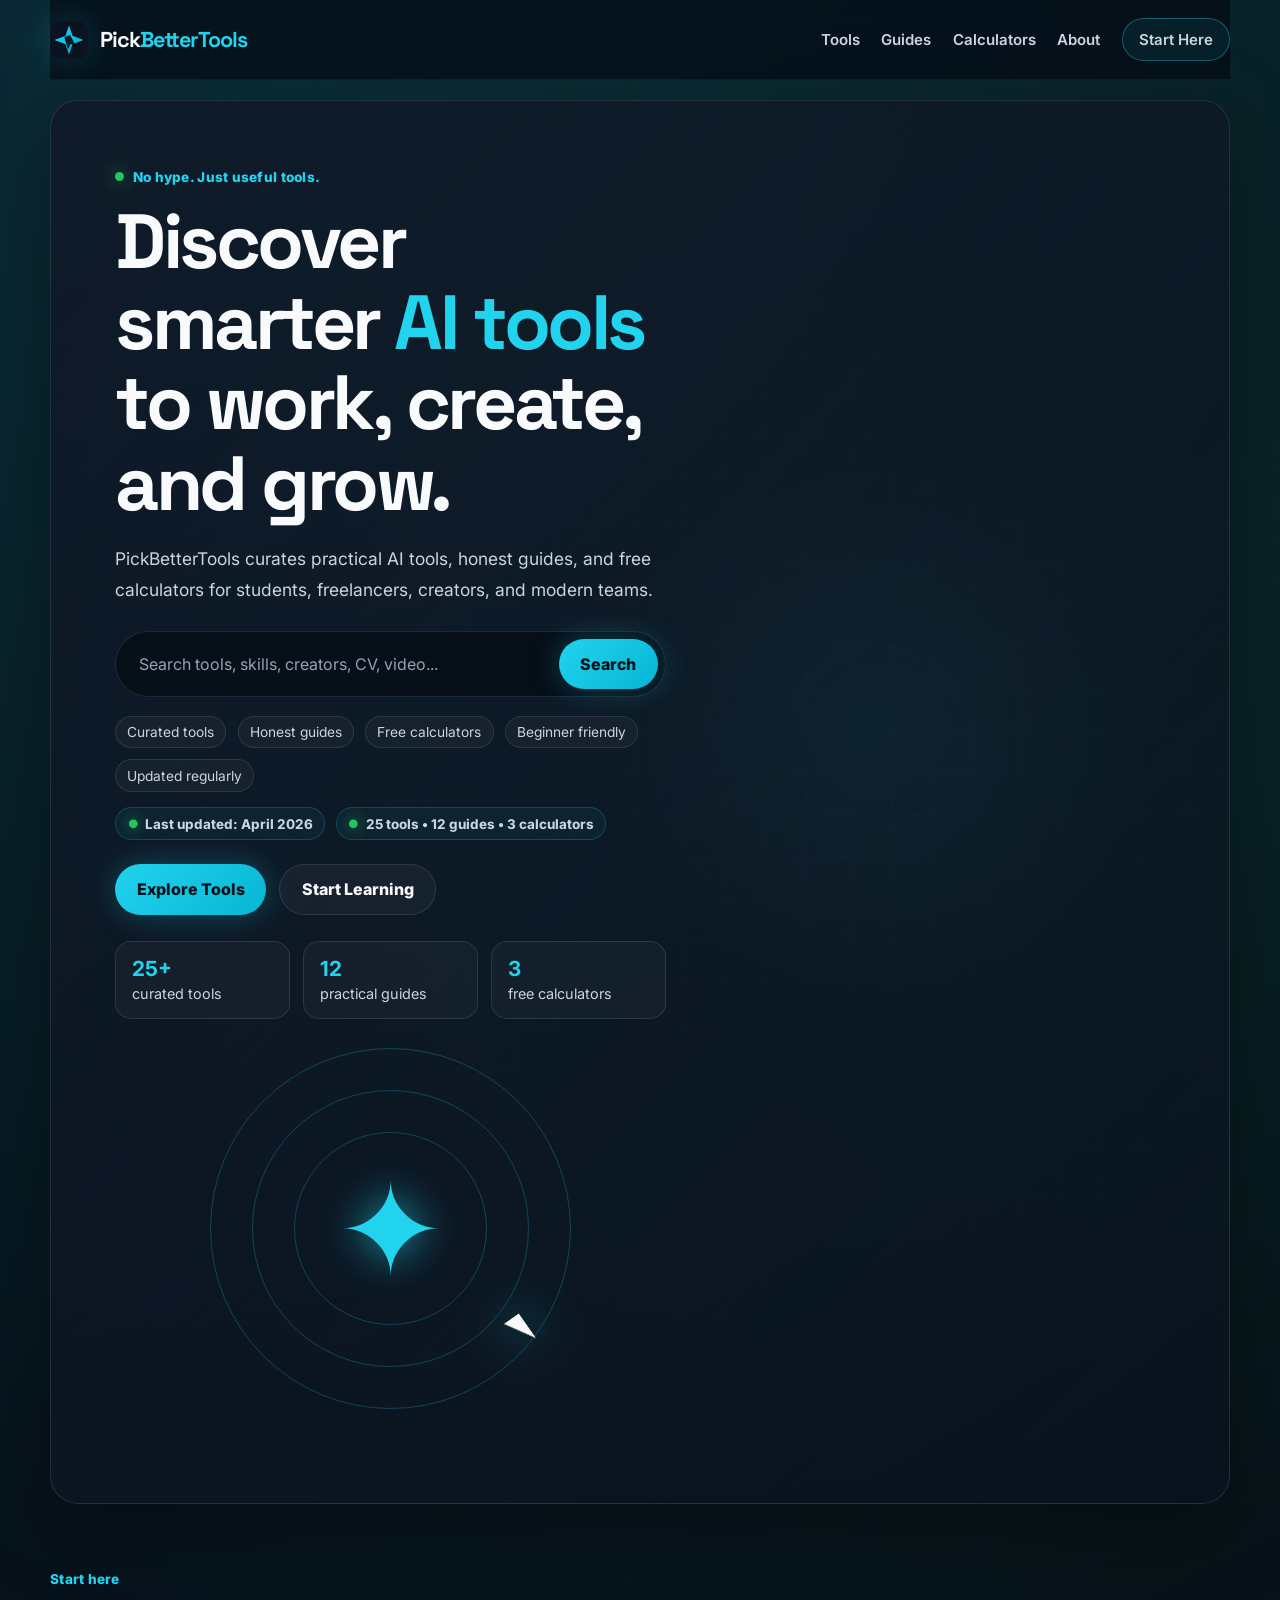
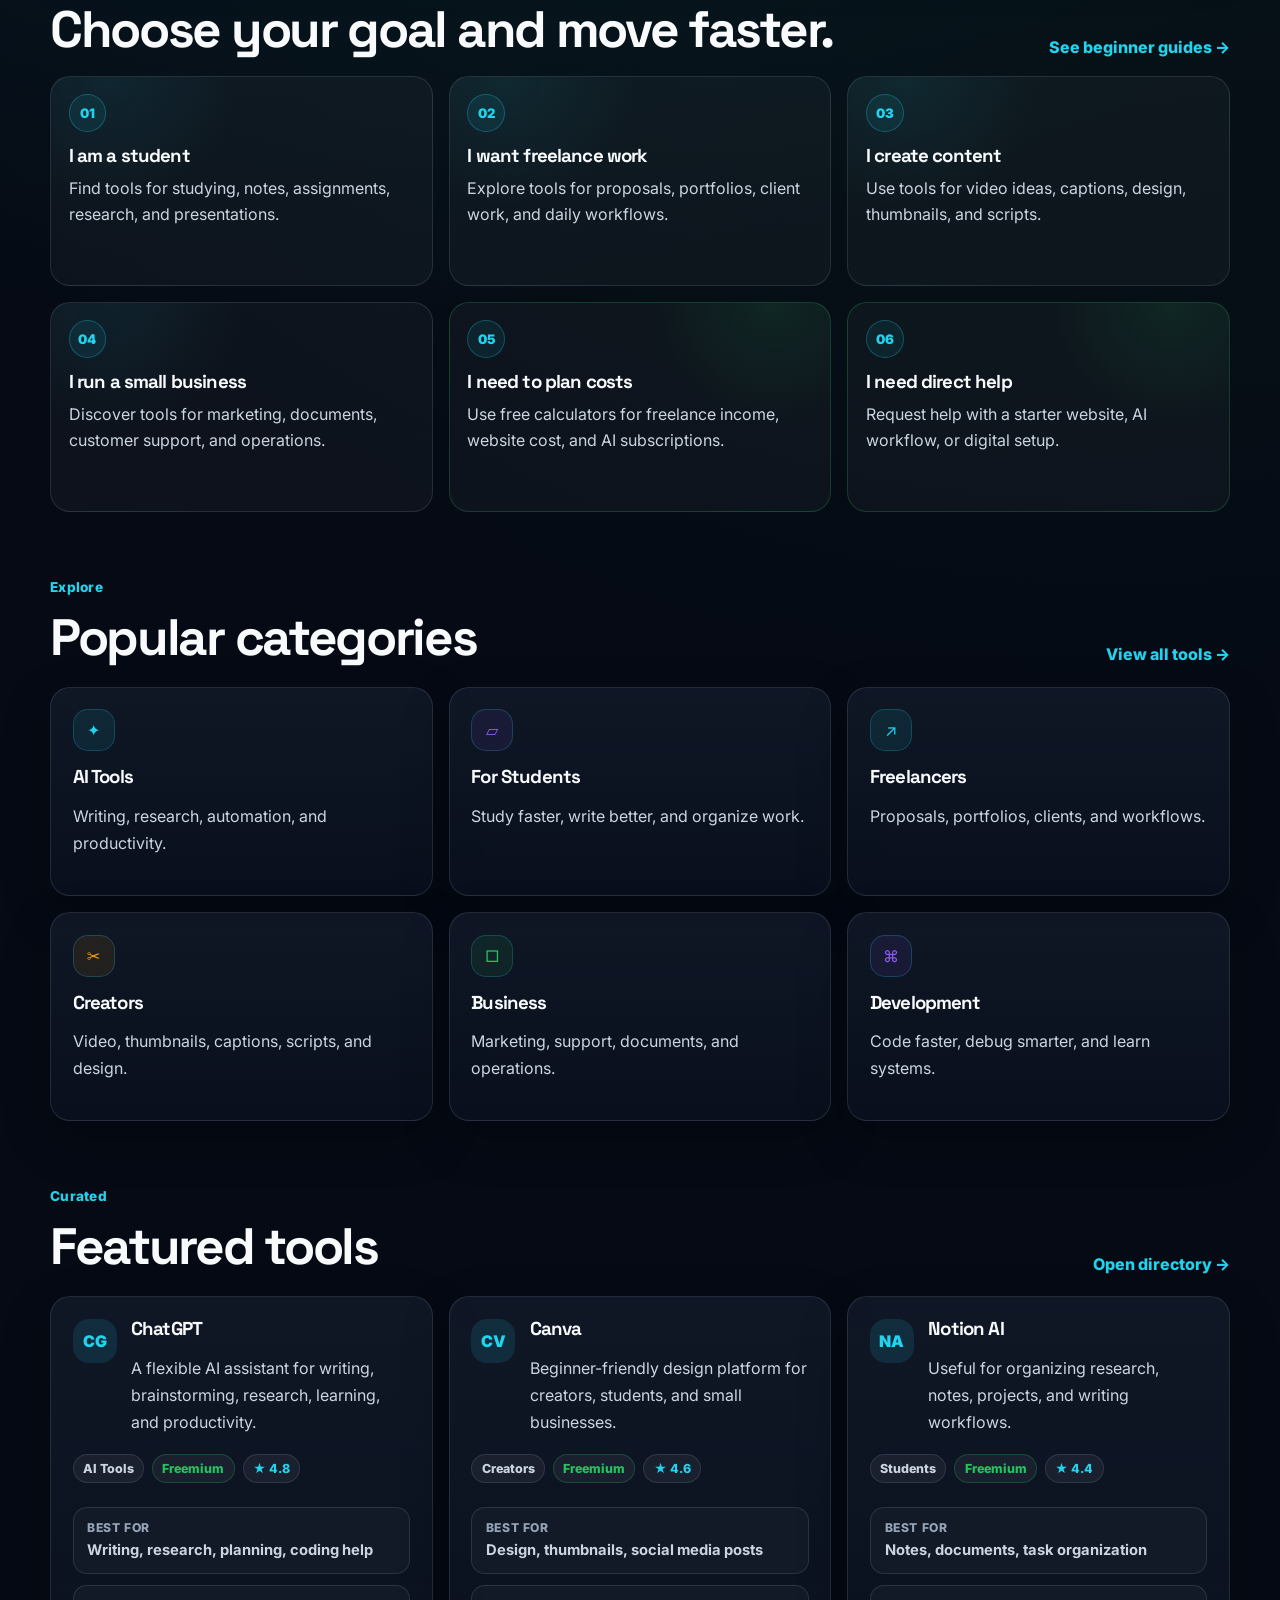
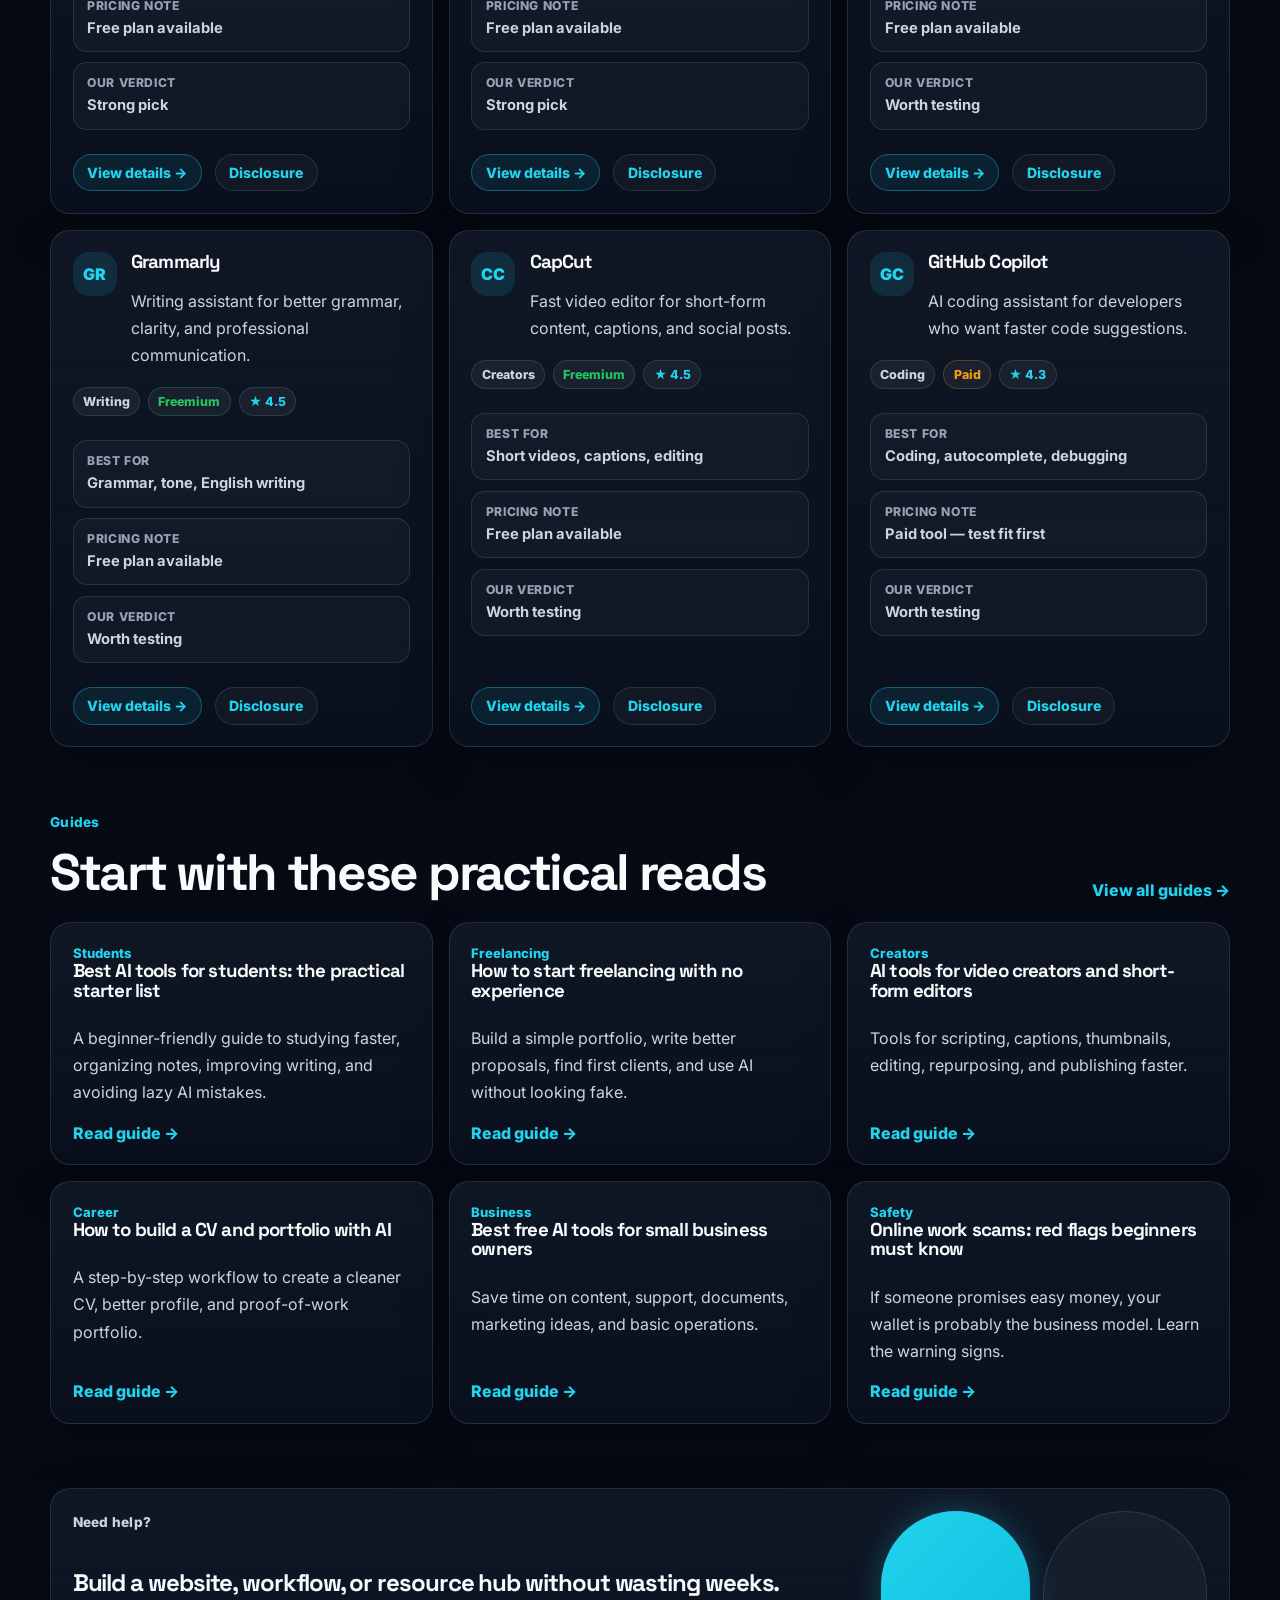
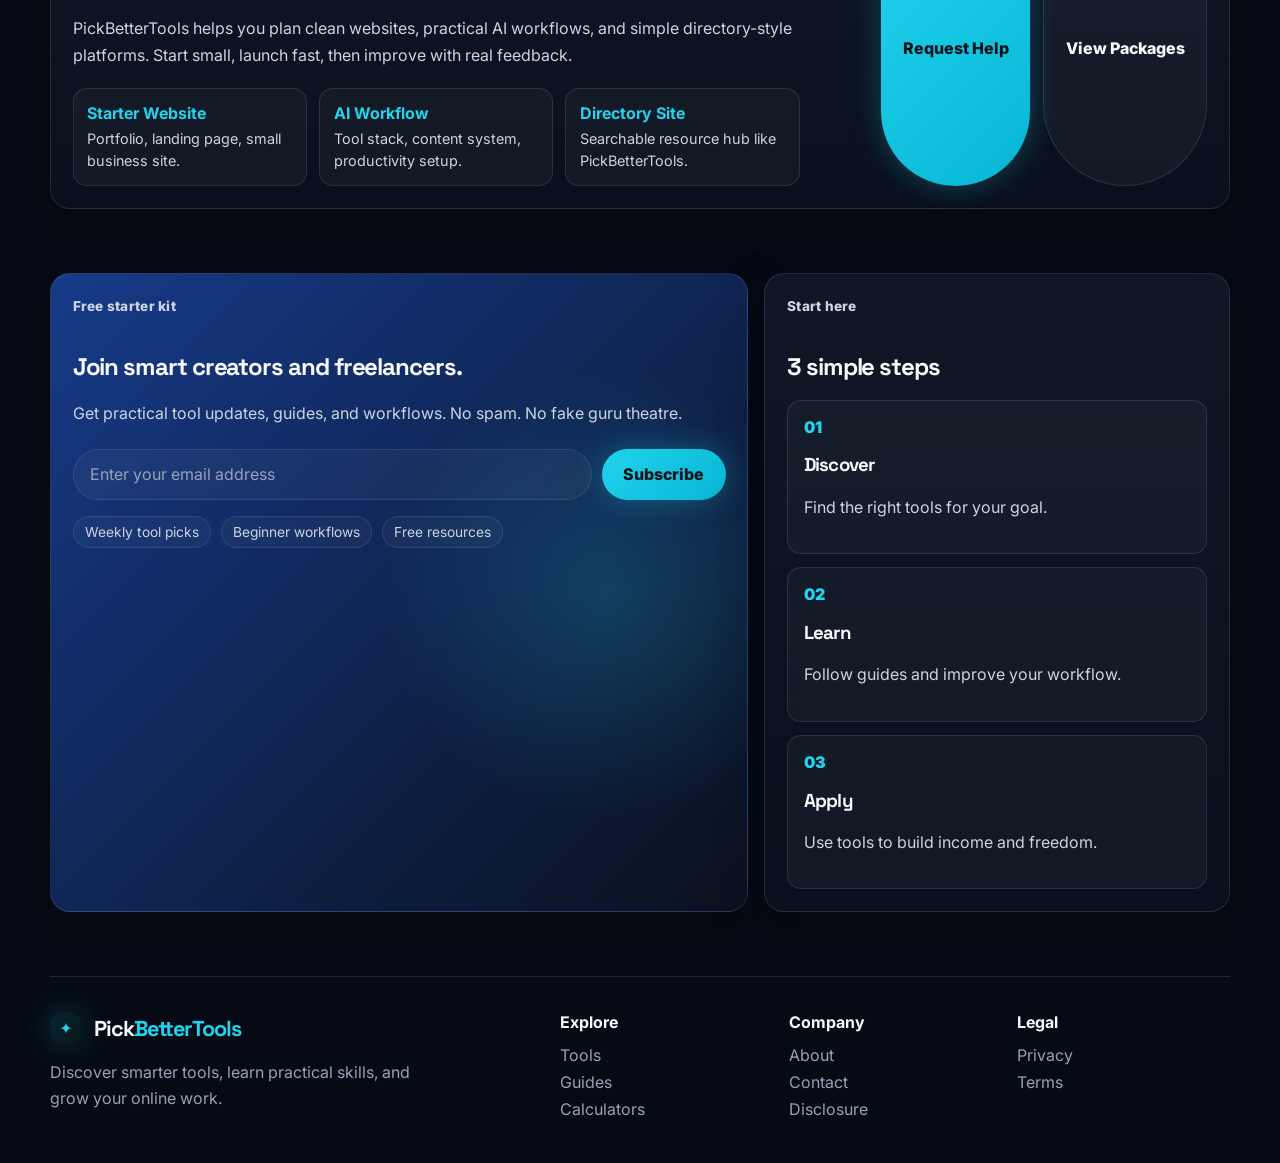
<file: index.html>
<!DOCTYPE html>
<html lang="en">
<head>
  <meta charset="UTF-8" />
  <meta name="viewport" content="width=device-width, initial-scale=1.0" />
  <meta name="description" content="PickBetterTools helps students, freelancers, creators, and teams discover smarter AI tools, practical guides, and useful calculators." />
  <link rel="canonical" href="https://pickbettertools.com/" />
  
  <meta property="og:title" content="PickBetterTools — Discover smarter AI tools" />
  <meta property="og:description"
    content="Curated AI tools, practical guides, and free calculators for students, freelancers, creators, and modern teams." />
  <meta property="og:type" content="website" />
  <meta property="og:url" content="https://pickbettertools.com/" />
  
  <meta name="twitter:card" content="summary" />
  <meta name="twitter:title" content="PickBetterTools — Discover smarter AI tools" />
  <meta name="twitter:description"
    content="Curated AI tools, practical guides, and free calculators for smarter online work." />
  <meta name="theme-color" content="#050A14" />
  <title>PickBetterTools — Discover smarter tools to work, create, and grow</title>
  <!-- Google Search Console verification will be added here after domain setup.
    Example:
    <meta name="google-site-verification" content="PASTE_VERIFICATION_CODE_HERE" />
    -->
  <link rel="icon" href="assets/favicon.svg" type="image/svg+xml" />
  <link rel="stylesheet" href="css/style.css" />
</head>
<body>
  <header class="site-header site-header-sticky">
    <a class="brand" href="index.html" aria-label="PickBetterTools Home">
      <span class="brand-mark" aria-hidden="true">
        <svg width="38" height="38" viewBox="0 0 64 64" fill="none" xmlns="http://www.w3.org/2000/svg">
          <rect width="64" height="64" rx="18" fill="#0B1220"/>
          <path d="M32 7.5L38 24.9L56.5 32L38 39.1L32 56.5L26 39.1L7.5 32L26 24.9L32 7.5Z" fill="url(#novaGradient)"/>
          <path d="M33.7 23.5L44 42.6L35 38.9L30.2 47.4L24 27.1L33.7 23.5Z" fill="#050A14" opacity="0.9"/>
          <defs>
            <linearGradient id="novaGradient" x1="11" y1="9" x2="54" y2="57" gradientUnits="userSpaceOnUse">
              <stop stop-color="#22D3EE"/>
              <stop offset="0.72" stop-color="#06B6D4"/>
              <stop offset="1" stop-color="#22C55E"/>
            </linearGradient>
          </defs>
        </svg>
      </span>
      <span class="brand-text">Pick<span>BetterTools</span></span>
    </a>

    <button class="nav-toggle" aria-label="Open menu" data-nav-toggle>☰</button>

    <nav class="main-nav" data-nav>
      <a href="tools.html">Tools</a>
      <a href="guides.html">Guides</a>
      <a href="calculators.html">Calculators</a>
      <a href="about.html">About</a>
      <a class="nav-cta" href="https://docs.google.com/forms/d/e/1FAIpQLSfh5zSdVeURVO-vNsj4jvCMWqoI2y94ZqnvbRpfV6M4kg9rcQ/viewform" target="_blank" rel="noopener">Start Here</a>
    </nav>
  </header>

  <main>
    <section class="hero">
      <div class="hero-content">
        <p class="eyebrow"><span></span> No hype. Just useful tools.</p>
        <h1>Discover smarter <span>AI tools</span> to work, create, and grow.</h1>
        <p class="hero-copy">
          PickBetterTools curates practical AI tools, honest guides, and free calculators for students,
          freelancers, creators, and modern teams.
        </p>

        <form class="hero-search" action="tools.html">
          <input name="q" type="search" placeholder="Search tools, skills, creators, CV, video..." aria-label="Search PickBetterTools" />
          <button type="submit">Search</button>
        </form>

        <div class="trust-row">
          <span>Curated tools</span>
          <span>Honest guides</span>
          <span>Free calculators</span>
          <span>Beginner friendly</span>
          <span>Updated regularly</span>
        </div>
        
        <div class="update-signal">
          <span>Last updated: April 2026</span>
          <span>25 tools • 12 guides • 3 calculators</span>  </div>

        <div class="hero-actions">
          <a class="btn btn-primary" href="tools.html">Explore Tools</a>
          <a class="btn btn-secondary" href="guides.html">Start Learning</a>
        </div>

        <div class="quick-stats">
          <div><strong>25+</strong><span>curated tools</span></div>
          <div><strong>12</strong><span>practical guides</span></div>
          <div><strong>3</strong><span>free calculators</span></div> 
         </div>

      <div class="hero-visual" aria-hidden="true">
        <div class="orbital">
          <div class="orbit orbit-one"></div>
          <div class="orbit orbit-two"></div>
          <div class="orbit orbit-three"></div>
          <div class="nova-star">✦</div>
          <div class="cursor-shape"></div>
        </div>
      </div>
    </section>

    <section class="section guided-start-section">
      <div class="section-head">
        <div>
          <p class="section-kicker">Start here</p>
          <h2>Choose your goal and move faster.</h2>
        </div>
        <a href="guides.html" class="text-link">See beginner guides →</a>
      </div>
    
      <div class="guided-start-grid">
        <a class="guided-start-card" href="tools.html?category=Students">
          <span class="start-number">01</span>
          <h3>I am a student</h3>
          <p>Find tools for studying, notes, assignments, research, and presentations.</p>
        </a>
    
        <a class="guided-start-card" href="tools.html?category=Freelancers">
          <span class="start-number">02</span>
          <h3>I want freelance work</h3>
          <p>Explore tools for proposals, portfolios, client work, and daily workflows.</p>
        </a>
    
        <a class="guided-start-card" href="tools.html?category=Creators">
          <span class="start-number">03</span>
          <h3>I create content</h3>
          <p>Use tools for video ideas, captions, design, thumbnails, and scripts.</p>
        </a>
    
        <a class="guided-start-card" href="tools.html?category=Business">
          <span class="start-number">04</span>
          <h3>I run a small business</h3>
          <p>Discover tools for marketing, documents, customer support, and operations.</p>
        </a>
    
        <a class="guided-start-card guided-start-card-soft" href="calculators.html">
          <span class="start-number">05</span>
          <h3>I need to plan costs</h3>
          <p>Use free calculators for freelance income, website cost, and AI subscriptions.</p>
        </a>
    
        <a class="guided-start-card guided-start-card-soft" href="contact.html">
          <span class="start-number">06</span>
          <h3>I need direct help</h3>
          <p>Request help with a starter website, AI workflow, or digital setup.</p>
        </a>
      </div>
      </section>

    <section class="section">
      <div class="section-head">
        <div>
          <p class="section-kicker">Explore</p>
          <h2>Popular categories</h2>
        </div>
        <a href="tools.html" class="text-link">View all tools →</a>
      </div>

      <div class="category-grid">
        <a class="category-card" href="tools.html?category=AI Tools">
          <span class="category-icon">✦</span>
          <h3>AI Tools</h3>
          <p>Writing, research, automation, and productivity.</p>
        </a>
        <a class="category-card" href="tools.html?category=Students">
          <span class="category-icon violet">▱</span>
          <h3>For Students</h3>
          <p>Study faster, write better, and organize work.</p>
        </a>
        <a class="category-card" href="tools.html?category=Freelancers">
          <span class="category-icon cyan">↗</span>
          <h3>Freelancers</h3>
          <p>Proposals, portfolios, clients, and workflows.</p>
        </a>
        <a class="category-card" href="tools.html?category=Creators">
          <span class="category-icon amber">✂</span>
          <h3>Creators</h3>
          <p>Video, thumbnails, captions, scripts, and design.</p>
        </a>
        <a class="category-card" href="tools.html?category=Business">
          <span class="category-icon green">□</span>
          <h3>Business</h3>
          <p>Marketing, support, documents, and operations.</p>
        </a>
        <a class="category-card" href="tools.html?category=Coding">
          <span class="category-icon purple">⌘</span>
          <h3>Development</h3>
          <p>Code faster, debug smarter, and learn systems.</p>
        </a>
      </div>
    </section>

    <section class="section">
      <div class="section-head">
        <div>
          <p class="section-kicker">Curated</p>
          <h2>Featured tools</h2>
        </div>
        <a href="tools.html" class="text-link">Open directory →</a>
      </div>

      <div class="tool-grid" data-featured-tools></div>
    </section>

    <section class="section">
      <div class="section-head">
        <div>
          <p class="section-kicker">Guides</p>
          <h2>Start with these practical reads</h2>
        </div>
        <a href="guides.html" class="text-link">View all guides →</a>
      </div>
      <div class="article-grid" data-home-guides></div>
    </section>

    <section class="service-strip enhanced-service-strip">
      <div>
        <p class="section-kicker">Need help?</p>
        <h2>Build a website, workflow, or resource hub without wasting weeks.</h2>
        <p>
          PickBetterTools helps you plan clean websites, practical AI workflows, and simple directory-style platforms.
          Start small, launch fast, then improve with real feedback.
        </p>
    
        <div class="service-mini-grid">
          <div>
            <strong>Starter Website</strong>
            <span>Portfolio, landing page, small business site.</span>
          </div>
          <div>
            <strong>AI Workflow</strong>
            <span>Tool stack, content system, productivity setup.</span>
          </div>
          <div>
            <strong>Directory Site</strong>
            <span>Searchable resource hub like PickBetterTools.</span>
          </div>
        </div>
      </div>
    
      <div class="service-actions">
        <a class="btn btn-primary" href="contact.html">Request Help</a>
        <a class="btn btn-secondary" href="contact.html">View Packages</a>
      </div>
      </section>
      
    <section class="split-section">
      <div class="newsletter-card">
        <p class="section-kicker">Free starter kit</p>
        <h2>Join smart creators and freelancers.</h2>
        <p>Get practical tool updates, guides, and workflows. No spam. No fake guru theatre.</p>
        <form class="inline-form">
          <input type="email" placeholder="Enter your email address" aria-label="email address">
          <button type="button">Subscribe</button>
        </form>
        <div class="newsletter-benefits">
          <span>Weekly tool picks</span>
          <span>Beginner workflows</span>
          <span>Free resources</span>
        </div>
      </div>

      <div class="steps-card">
        <p class="section-kicker">Start here</p>
        <h2>3 simple steps</h2>
        <div class="steps">
          <div>
            <span>01</span>
            <h3>Discover</h3>
            <p>Find the right tools for your goal.</p>
          </div>
          <div>
            <span>02</span>
            <h3>Learn</h3>
            <p>Follow guides and improve your workflow.</p>
          </div>
          <div>
            <span>03</span>
            <h3>Apply</h3>
            <p>Use tools to build income and freedom.</p>
          </div>
        </div>
      </div>
    </section>
  </main>

  <footer class="site-footer">
    <div>
      <a class="brand footer-brand" href="index.html">
        <span class="brand-mark small">✦</span>
        <span class="brand-text">Pick<span>BetterTools</span></span>
      </a>
      <p>Discover smarter tools, learn practical skills, and grow your online work.</p>
    </div>

    <div class="footer-links">
      <div>
        <h4>Explore</h4>
        <a href="tools.html">Tools</a>
        <a href="guides.html">Guides</a>
        <a href="calculators.html">Calculators</a>
      </div>
      <div>
        <h4>Company</h4>
        <a href="about.html">About</a>
        <a href="contact.html">Contact</a>
        <a href="affiliate-disclosure.html">Disclosure</a>
      </div>
      <div>
        <h4>Legal</h4>
        <a href="privacy.html">Privacy</a>
        <a href="terms.html">Terms</a>
      </div>
    </div>
  </footer>

  <script src="js/data.js?v=pbt-20260515"></script>
  <script src="js/app.js?v=pbt-20260515"></script>
</body>
</html>
</file>
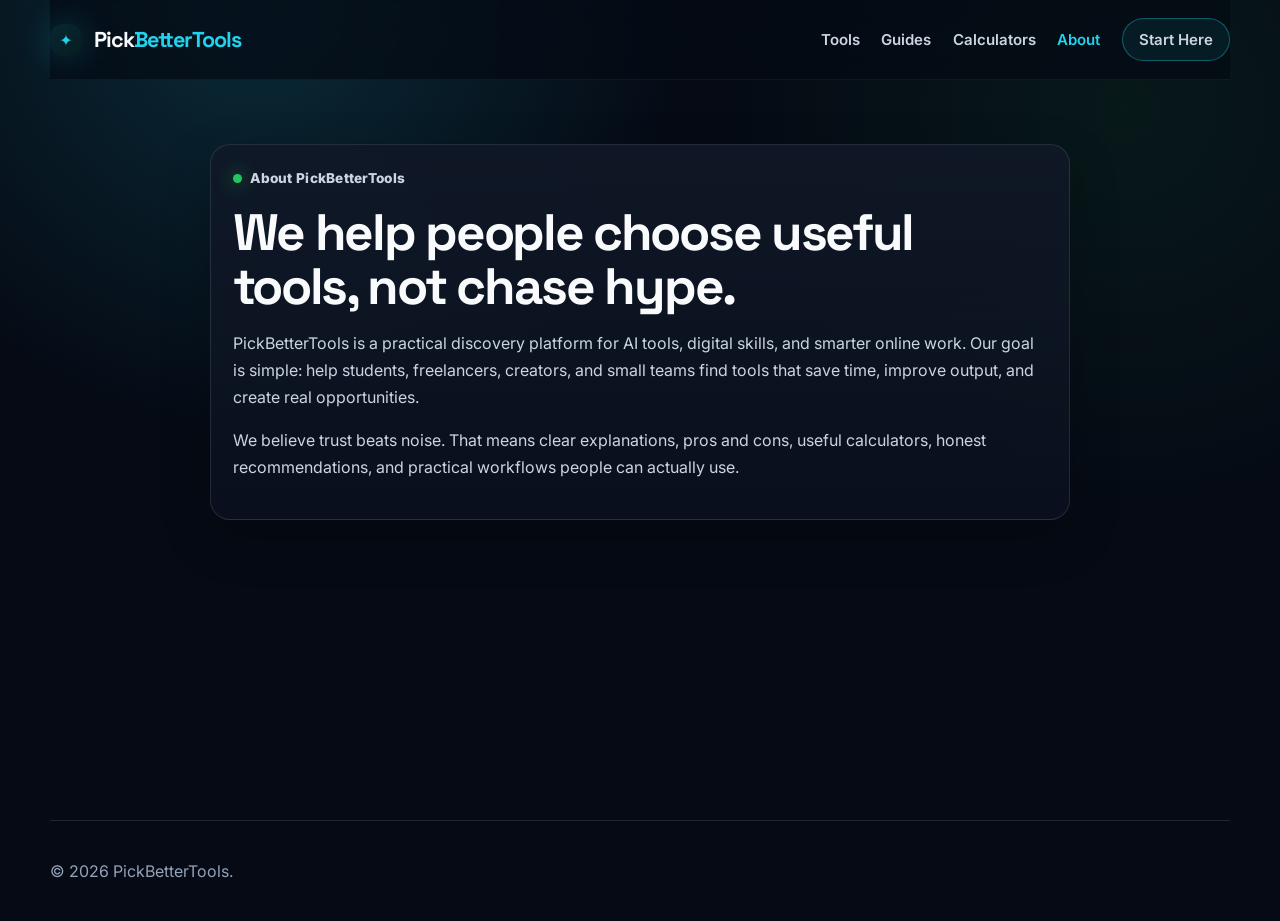
<file: about.html>
<!DOCTYPE html>
<html lang="en">
<head>
  <meta charset="UTF-8" />
  <meta name="viewport" content="width=device-width, initial-scale=1.0" />
  <meta name="description" content="Learn about PickBetterTools, a practical discovery platform for AI tools, digital skills, and smarter online work." />
  <link rel="canonical" href="https://pickbettertools.com/about.html" />
  
  <meta property="og:title" content="About PickBetterTools" />
  <meta property="og:description"
    content="PickBetterTools helps people choose useful AI tools, learn digital skills, and build smarter online workflows." />
  <meta property="og:type" content="website" />
  <meta property="og:url" content="https://pickbettertools.com/about.html" />
  
  <meta name="twitter:card" content="summary" />
  <meta name="twitter:title" content="About PickBetterTools" />
  <meta name="twitter:description" content="Useful AI tools, honest guides, and practical workflows." />
  <title>About — PickBetterTools</title>
  <link rel="icon" href="assets/favicon.svg" type="image/svg+xml" />
  <link rel="stylesheet" href="css/style.css" />
</head>
<body>
  <header class="site-header compact site-header-sticky">
    <a class="brand" href="index.html"><span class="brand-mark small">✦</span><span class="brand-text">Pick<span>BetterTools</span></span></a>
    <button class="nav-toggle" aria-label="Open menu" data-nav-toggle>☰</button>
    <nav class="main-nav" data-nav>
      <a href="tools.html">Tools</a>
      <a href="guides.html">Guides</a>
      <a href="calculators.html">Calculators</a>
      <a class="active" href="about.html">About</a>
      <a class="nav-cta" href="https://docs.google.com/forms/d/e/1FAIpQLSfh5zSdVeURVO-vNsj4jvCMWqoI2y94ZqnvbRpfV6M4kg9rcQ/viewform" target="_blank" rel="noopener">Start Here</a>
    </nav>
  </header>
  <main class="page narrow">
    <section class="content-card">
      <p class="eyebrow"><span></span> About PickBetterTools</p>
      <h1>We help people choose useful tools, not chase hype.</h1>
      <p>PickBetterTools is a practical discovery platform for AI tools, digital skills, and smarter online work. Our goal is simple: help students, freelancers, creators, and small teams find tools that save time, improve output, and create real opportunities.</p>
      <p>
        We believe trust beats noise. That means clear explanations, pros and cons, useful calculators,
        honest recommendations, and practical workflows people can actually use. 
       </p>
    </section>
  </main>
  <footer class="mini-footer"><p>© 2026 PickBetterTools.</p></footer>
  <script src="js/app.js?v=pbt-20260515"></script>
</body>
</html>
</file>
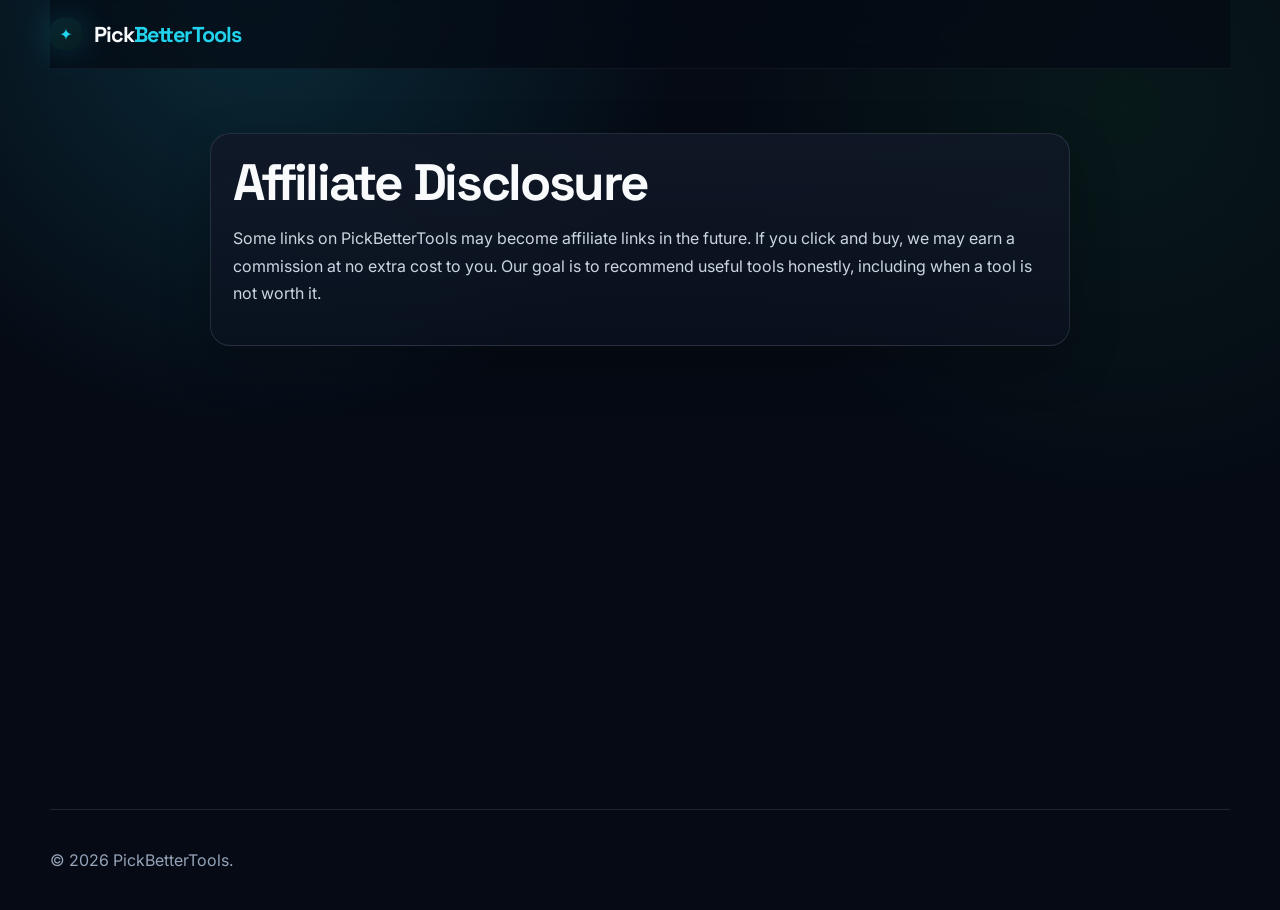
<file: affiliate-disclosure.html>
<!DOCTYPE html>
<html lang="en">
<head>
  <meta charset="UTF-8" /><meta name="viewport" content="width=device-width, initial-scale=1.0" />
  <title>Affiliate Disclosure — PickBetterTools</title><link rel="icon" href="assets/favicon.svg" type="image/svg+xml" /><link rel="stylesheet" href="css/style.css" />
</head>
<body>
  <header class="site-header compact site-header-sticky"><a class="brand" href="index.html"><span class="brand-mark small">✦</span><span class="brand-text">Pick<span>BetterTools</span></span></a></header>
  <main class="page narrow"><section class="content-card"><h1>Affiliate Disclosure</h1><p>Some links on PickBetterTools may become affiliate links in the future. If you click and buy, we may earn a commission at no extra cost to you. Our goal is to recommend useful tools honestly, including when a tool is not worth it.</p></section></main>
  <footer class="mini-footer"><p>© 2026 PickBetterTools.</p></footer>
</body>
</html>
</file>
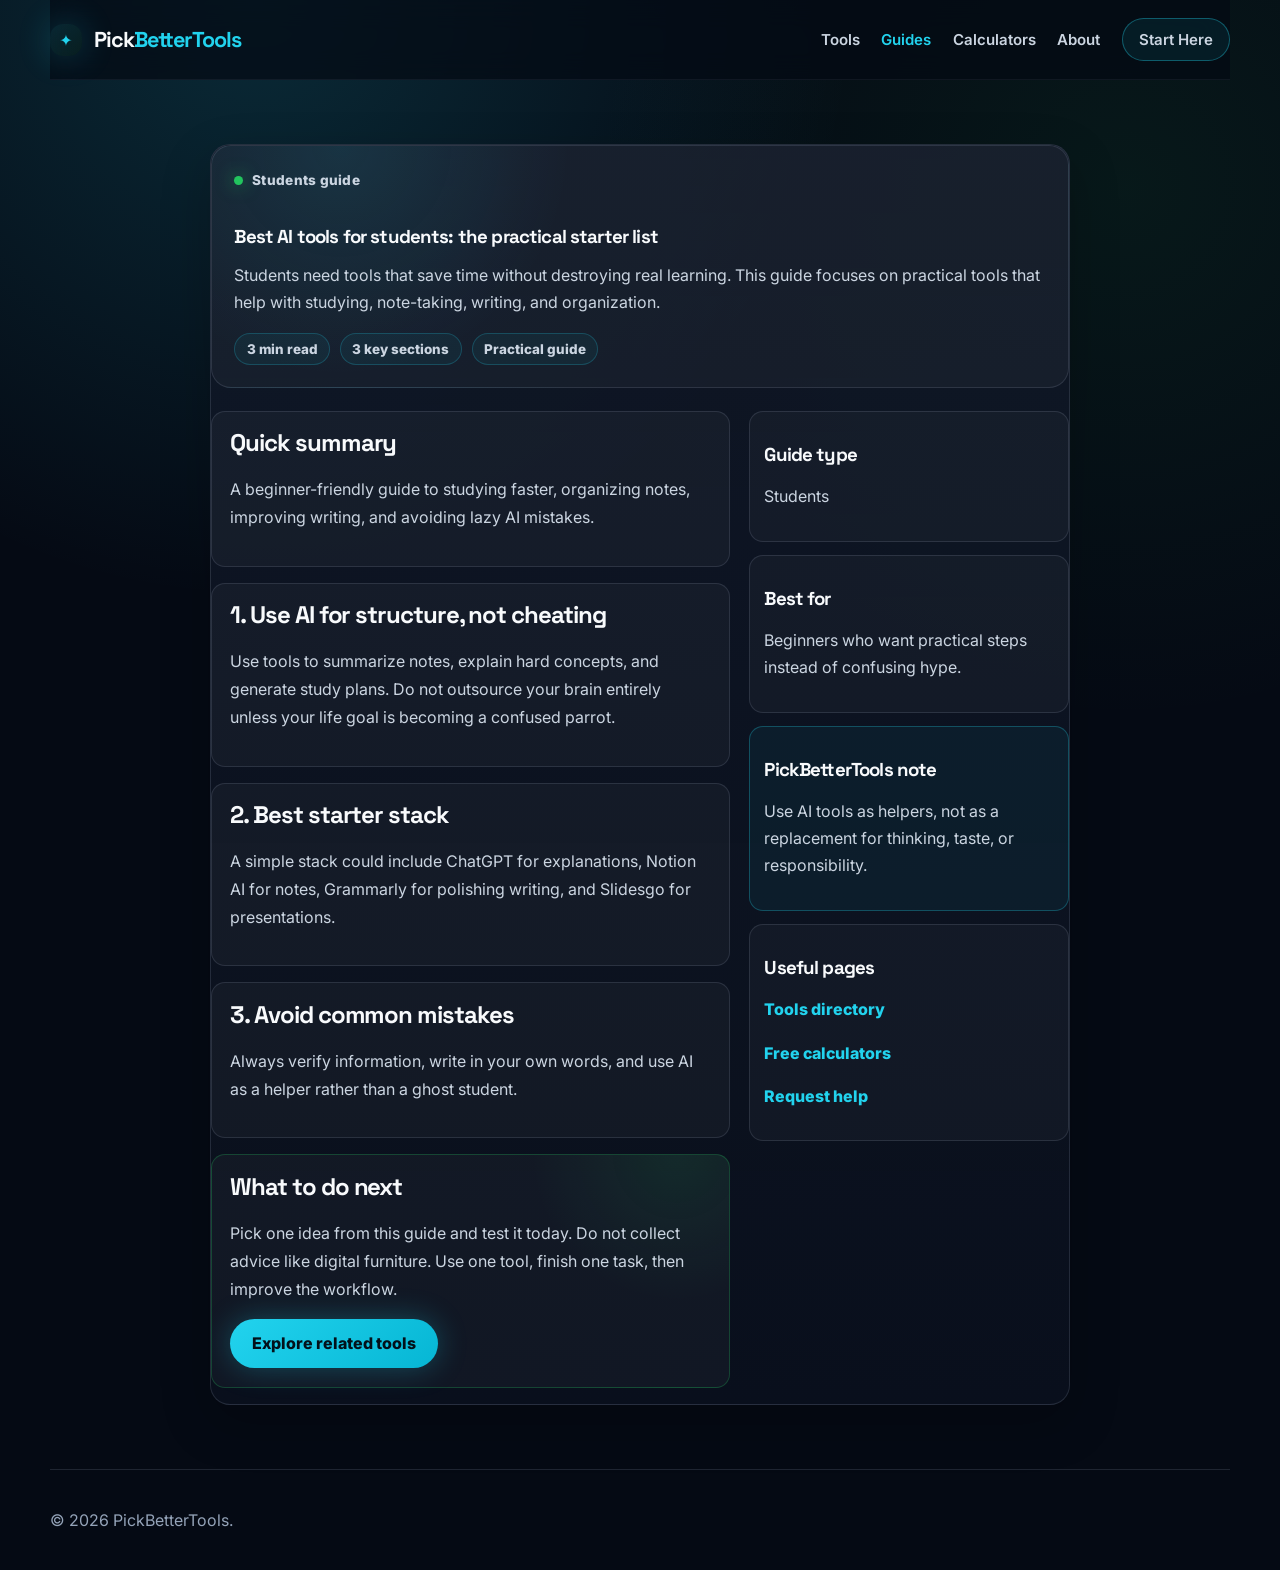
<file: article.html>
<!DOCTYPE html>
<html lang="en">
<head>
  <meta charset="UTF-8" />
  <meta name="viewport" content="width=device-width, initial-scale=1.0" />
  <meta name="description" content="Guide article on PickBetterTools." />
  <link rel="canonical" href="https://pickbettertools.com/article.html" />
  
  <meta property="og:title" content="PickBetterTools Guide" />
  <meta property="og:description" content="Read practical guides about AI tools, freelancing, remote work, content creation, and online skills." />
  <meta property="og:type" content="article" />
  <meta property="og:url" content="https://pickbettertools.com/article.html" />
  
  <meta name="twitter:card" content="summary" />
  <meta name="twitter:title" content="PickBetterTools Guide" />
  <meta name="twitter:description" content="Practical guides for AI tools, digital skills, and smarter online work." />
  <title>Guide — PickBetterTools</title>
  <link rel="icon" href="assets/favicon.svg" type="image/svg+xml" />
  <link rel="stylesheet" href="css/style.css" />
</head>
<body>
  <header class="site-header compact site-header-sticky">
    <a class="brand" href="index.html"><span class="brand-mark small">✦</span><span class="brand-text">Pick<span>BetterTools</span></span></a>
    <button class="nav-toggle" aria-label="Open menu" data-nav-toggle>☰</button>
    <nav class="main-nav" data-nav>
      <a href="tools.html">Tools</a>
      <a class="active" href="guides.html">Guides</a>
      <a href="calculators.html">Calculators</a>
      <a href="about.html">About</a>
      <a class="nav-cta" href="https://docs.google.com/forms/d/e/1FAIpQLSfh5zSdVeURVO-vNsj4jvCMWqoI2y94ZqnvbRpfV6M4kg9rcQ/viewform" target="_blank" rel="noopener">Start Here</a>
    </nav>
  </header>

  <main class="page narrow">
    <section class="detail-shell" data-article-detail></section>
  </main>

  <footer class="mini-footer"><p>© 2026 PickBetterTools.</p></footer>

  <script src="js/data.js?v=pbt-20260515"></script>
  <script src="js/app.js?v=pbt-20260515"></script>
</body>
</html>
</file>
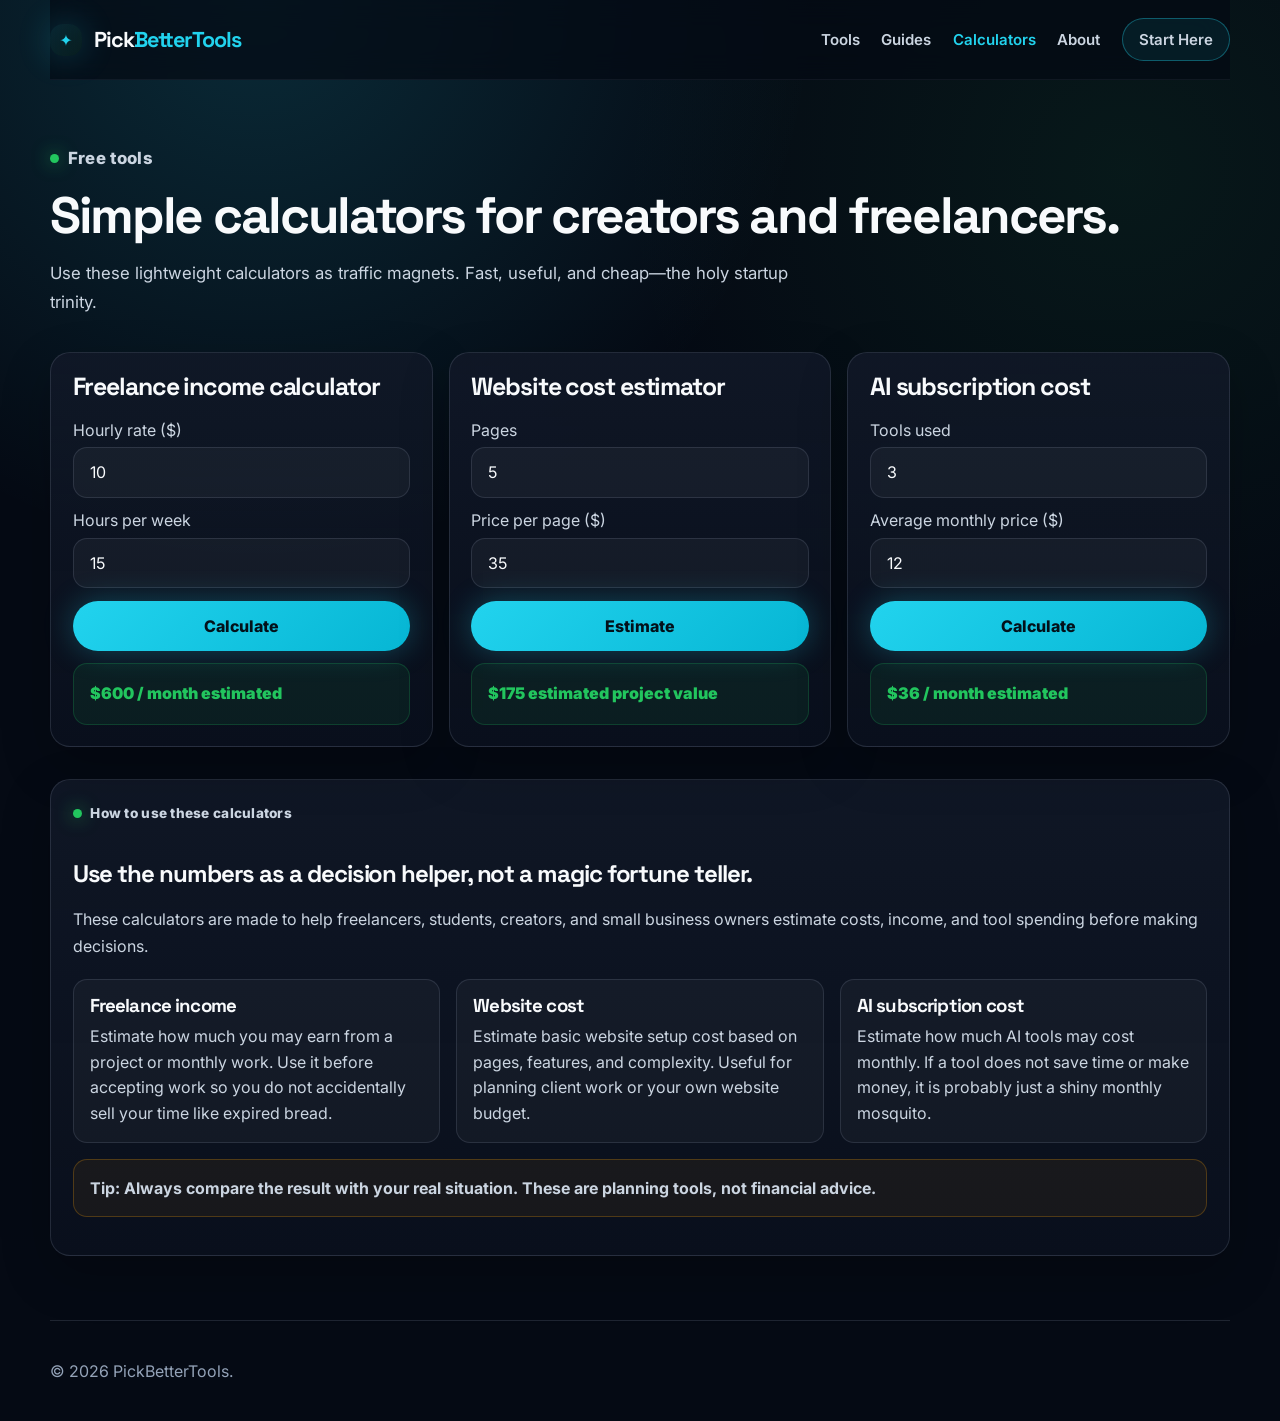
<file: calculators.html>
<!DOCTYPE html>
<html lang="en">
<head>
  <meta charset="UTF-8" />
  <meta name="viewport" content="width=device-width, initial-scale=1.0" />
  <meta name="description" content="Free calculators for freelance income, website cost, and AI tool subscriptions." />

  <link rel="canonical" href="https://pickbettertools.com/calculators.html" />
  
  <meta property="og:title" content="PickBetterTools Calculators" />
  <meta property="og:description" content="Free calculators for freelance income, website cost, and AI tool subscriptions." />
  <meta property="og:type" content="website" />
  <meta property="og:url" content="https://pickbettertools.com/calculators.html" />
  
  <meta name="twitter:card" content="summary" />
  <meta name="twitter:title" content="PickBetterTools Calculators" />
  <meta name="twitter:description" content="Free calculators for creators, freelancers, and online workers."/>

  <title>Calculators — PickBetterTools</title>
  <link rel="icon" href="assets/favicon.svg" type="image/svg+xml" />
  <link rel="stylesheet" href="css/style.css" />
</head>
<body>
  <header class="site-header compact site-header-sticky">
    <a class="brand" href="index.html"><span class="brand-mark small">✦</span><span class="brand-text">Pick<span>BetterTools</span></span></a>
    <button class="nav-toggle" aria-label="Open menu" data-nav-toggle>☰</button>
    <nav class="main-nav" data-nav>
      <a href="tools.html">Tools</a>
      <a href="guides.html">Guides</a>
      <a class="active" href="calculators.html">Calculators</a>
      <a href="about.html">About</a>
      <a class="nav-cta" href="https://docs.google.com/forms/d/e/1FAIpQLSfh5zSdVeURVO-vNsj4jvCMWqoI2y94ZqnvbRpfV6M4kg9rcQ/viewform" target="_blank" rel="noopener">Start Here</a>
    </nav>
  </header>

  <main class="page">
    <section class="page-hero">
      <p class="eyebrow"><span></span> Free tools</p>
      <h1>Simple calculators for creators and freelancers.</h1>
      <p>Use these lightweight calculators as traffic magnets. Fast, useful, and cheap—the holy startup trinity.</p>
    </section>

    <section class="calculator-grid">
      <article class="calculator-card">
        <h2>Freelance income calculator</h2>
        <label>Hourly rate ($)<input id="hourlyRate" type="number" value="10" min="0"></label>
        <label>Hours per week<input id="hoursWeek" type="number" value="15" min="0"></label>
        <button class="btn btn-primary" data-calc="freelance">Calculate</button>
        <p class="result" id="freelanceResult">$600 / month estimated</p>
      </article>

      <article class="calculator-card">
        <h2>Website cost estimator</h2>
        <label>Pages<input id="sitePages" type="number" value="5" min="1"></label>
        <label>Price per page ($)<input id="pricePage" type="number" value="35" min="0"></label>
        <button class="btn btn-primary" data-calc="website">Estimate</button>
        <p class="result" id="websiteResult">$175 estimated project value</p>
      </article>

      <article class="calculator-card">
        <h2>AI subscription cost</h2>
        <label>Tools used<input id="toolCount" type="number" value="3" min="0"></label>
        <label>Average monthly price ($)<input id="toolPrice" type="number" value="12" min="0"></label>
        <button class="btn btn-primary" data-calc="ai">Calculate</button>
        <p class="result" id="aiResult">$36 / month estimated</p>
      </article>
    </section>

    <section class="calculator-help-section">
      <div class="content-card">
        <p class="eyebrow"><span></span> How to use these calculators</p>
        <h2>Use the numbers as a decision helper, not a magic fortune teller.</h2>
        <p>
          These calculators are made to help freelancers, students, creators, and small business owners
          estimate costs, income, and tool spending before making decisions.
        </p>
    
        <div class="calculator-help-grid">
          <div>
            <h3>Freelance income</h3>
            <p>
              Estimate how much you may earn from a project or monthly work.
              Use it before accepting work so you do not accidentally sell your time like expired bread.
            </p>
          </div>
    
          <div>
            <h3>Website cost</h3>
            <p>
              Estimate basic website setup cost based on pages, features, and complexity.
              Useful for planning client work or your own website budget.
            </p>
          </div>
    
          <div>
            <h3>AI subscription cost</h3>
            <p>
              Estimate how much AI tools may cost monthly.
              If a tool does not save time or make money, it is probably just a shiny monthly mosquito.
            </p>
          </div>
        </div>
    
        <p class="calculator-note">
          Tip: Always compare the result with your real situation. These are planning tools, not financial advice.
        </p>
      </div>
      </section>

  </main>

  <footer class="mini-footer"><p>© 2026 PickBetterTools.</p></footer>

  <script src="js/calculators.js?v=pbt-20260515"></script>
  <script src="js/app.js?v=pbt-20260515"></script>
</body>
</html>
</file>
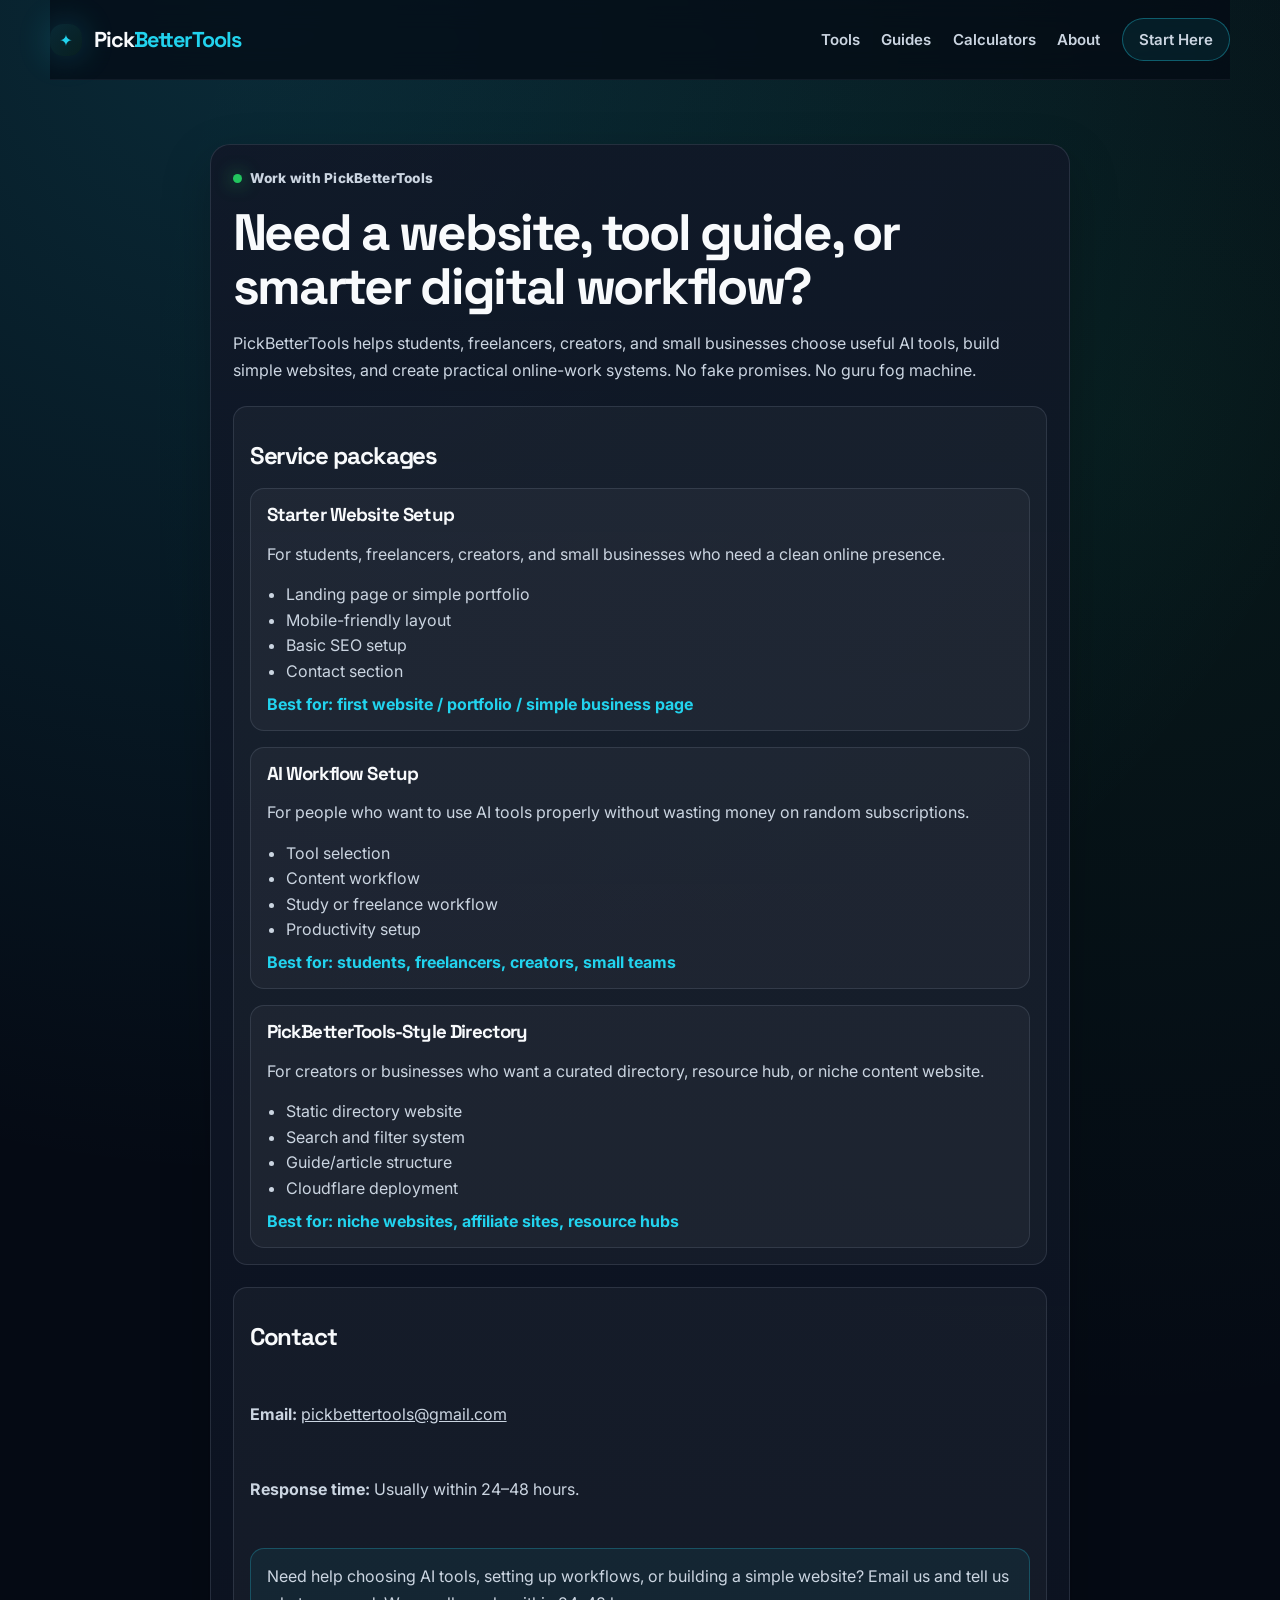
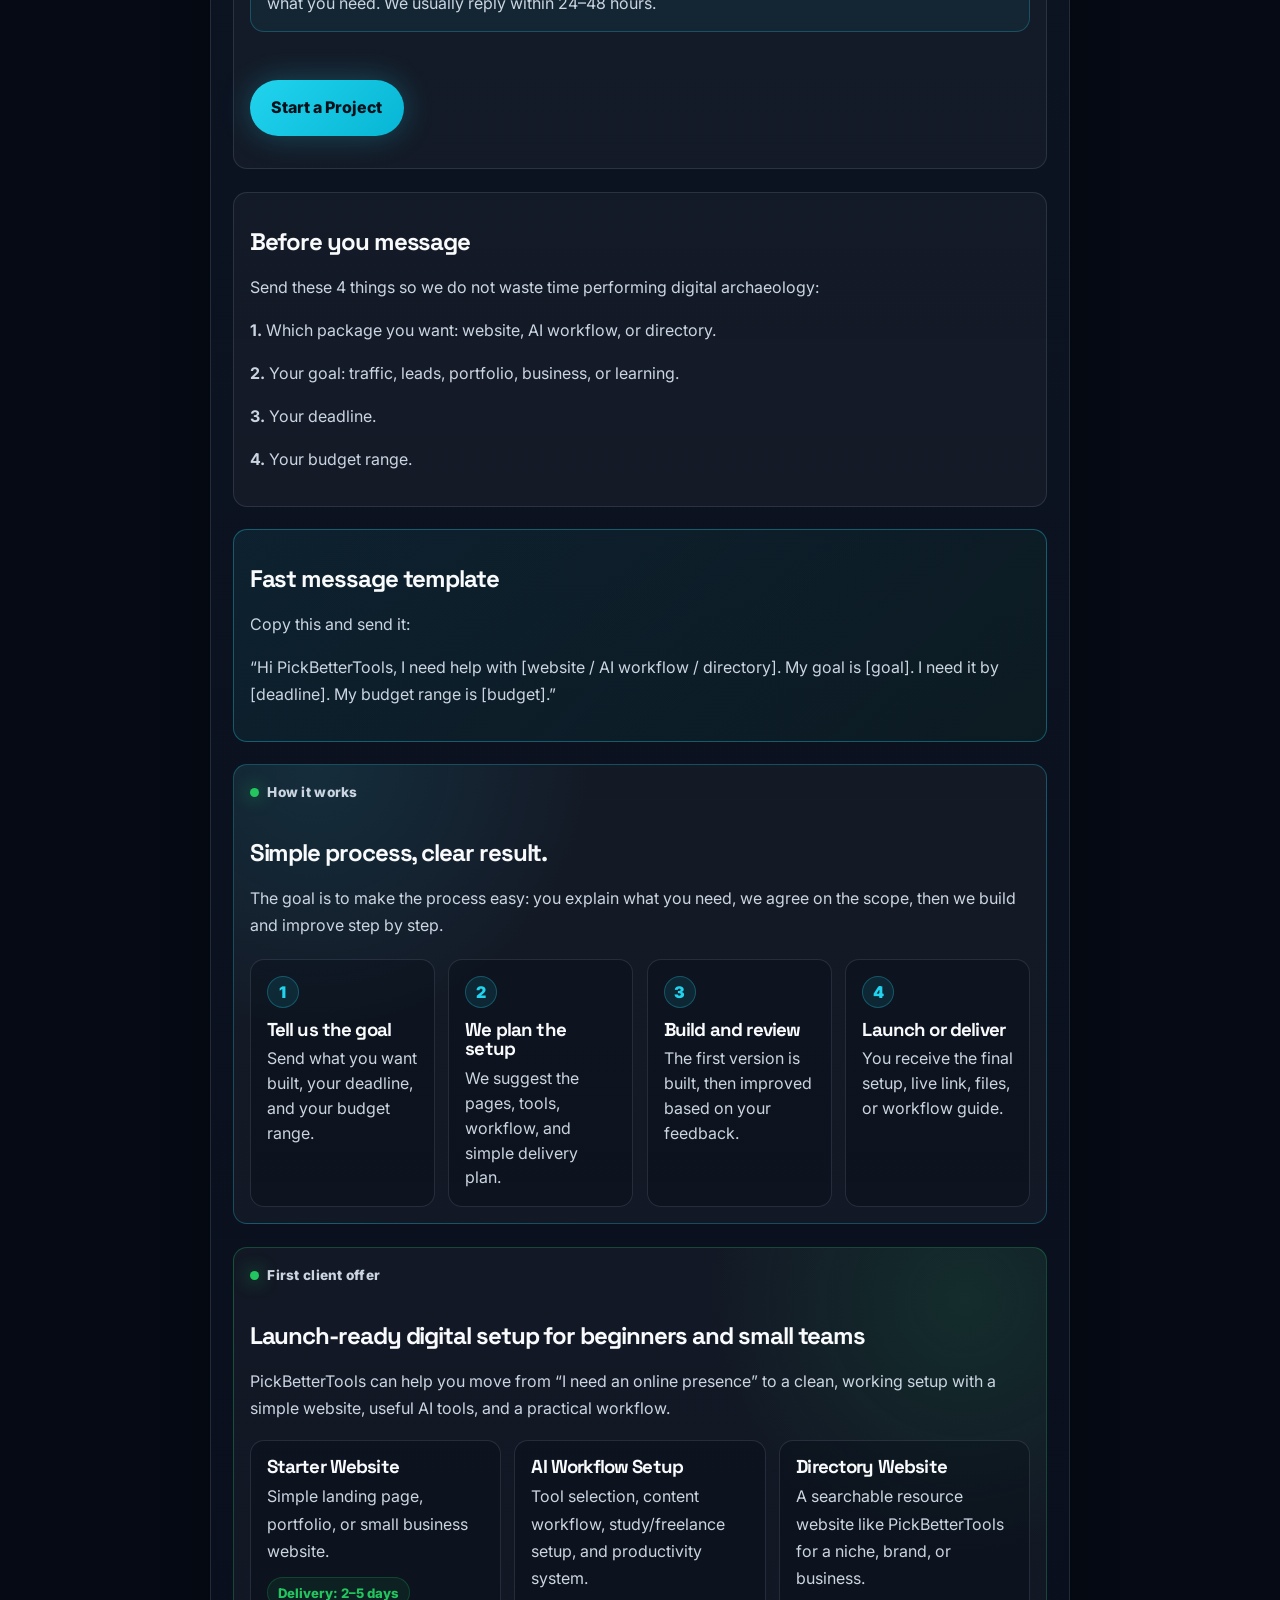
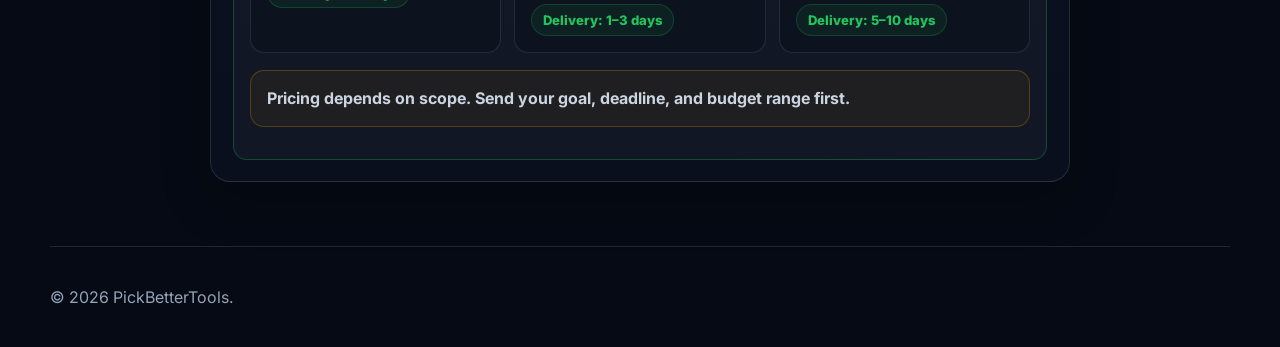
<file: contact.html>
<!DOCTYPE html>
<html lang="en">
<head>
  <meta charset="UTF-8" />
  <meta name="viewport" content="width=device-width, initial-scale=1.0" />
  <meta name="description" content="Contact PickBetterTools for website help, AI workflow guidance, tool selection, and practical online-work setup." />
  <link rel="canonical" href="https://pickbettertools.com/contact.html" />
  
  <meta property="og:title" content="Contact PickBetterTools" />
  <meta property="og:description" content="Need a website, portfolio, AI workflow, or smarter digital setup? Contact PickBetterTools." />
  <meta property="og:type" content="website" />
  <meta property="og:url" content="https://pickbettertools.com/contact.html" />
  
  <meta name="twitter:card" content="summary" />
  <meta name="twitter:title" content="Contact PickBetterTools" />
  <meta name="twitter:description" content="Get help with websites, AI workflows, and online-work systems." />
  <title>Contact — PickBetterTools</title>
  <link rel="icon" href="assets/favicon.svg" type="image/svg+xml" />
  <link rel="stylesheet" href="css/style.css" />
</head>
<body>
  <header class="site-header compact site-header-sticky">
    <a class="brand" href="index.html"><span class="brand-mark small">✦</span><span class="brand-text">Pick<span>BetterTools</span></span></a>
    <button class="nav-toggle" aria-label="Open menu" data-nav-toggle>☰</button>
    <nav class="main-nav" data-nav>
      <a href="tools.html">Tools</a>
      <a href="guides.html">Guides</a>
      <a href="calculators.html">Calculators</a>
      <a href="about.html">About</a>
      <a class="nav-cta"
        href="https://docs.google.com/forms/d/e/1FAIpQLSfh5zSdVeURVO-vNsj4jvCMWqoI2y94ZqnvbRpfV6M4kg9rcQ/viewform"
        target="_blank" rel="noopener">Start Here</a>
    </nav>
  </header>

  <main class="page narrow">
    <section class="content-card">
      <p class="eyebrow"><span></span> Work with PickBetterTools</p>
      <h1>Need a website, tool guide, or smarter digital workflow?</h1>
      <p>
        PickBetterTools helps students, freelancers, creators, and small businesses choose useful AI tools,
        build simple websites, and create practical online-work systems. No fake promises. No guru fog machine.
      </p>
    
      <div class="contact-box">
        <h2>Service packages</h2>
      
        <div class="service-package">
          <h3>Starter Website Setup</h3>
          <p>For students, freelancers, creators, and small businesses who need a clean online presence.</p>
          <ul>
            <li>Landing page or simple portfolio</li>
            <li>Mobile-friendly layout</li>
            <li>Basic SEO setup</li>
            <li>Contact section</li>
          </ul>
          <strong>Best for: first website / portfolio / simple business page</strong>
        </div>
      
        <div class="service-package">
          <h3>AI Workflow Setup</h3>
          <p>For people who want to use AI tools properly without wasting money on random subscriptions.</p>
          <ul>
            <li>Tool selection</li>
            <li>Content workflow</li>
            <li>Study or freelance workflow</li>
            <li>Productivity setup</li>
          </ul>
          <strong>Best for: students, freelancers, creators, small teams</strong>
        </div>
      
        <div class="service-package">
          <h3>PickBetterTools-Style Directory</h3>
          <p>For creators or businesses who want a curated directory, resource hub, or niche content website.</p>
          <ul>
            <li>Static directory website</li>
            <li>Search and filter system</li>
            <li>Guide/article structure</li>
            <li>Cloudflare deployment</li>
          </ul>
          <strong>Best for: niche websites, affiliate sites, resource hubs</strong>
        </div>
      </div>
    
      <div class="contact-box contact-methods">
        <h2>Contact</h2>
        <p><strong>Email:</strong> <a href="mailto:pickbettertools@gmail.com">pickbettertools@gmail.com</a></p>
        <p><strong>Response time:</strong> Usually within 24–48 hours.</p>
        <p class="contact-note">
          Need help choosing AI tools, setting up workflows, or building a simple website?
          Email us and tell us what you need. We usually reply within 24–48 hours.
        </p>
        <p>
          <a class="btn btn-primary"
            href="https://docs.google.com/forms/d/e/1FAIpQLSfh5zSdVeURVO-vNsj4jvCMWqoI2y94ZqnvbRpfV6M4kg9rcQ/viewform"
            target="_blank" rel="noopener">
            Start a Project
          </a>
        </p>
      </div>
    
      <div class="contact-box">
        <h2>Before you message</h2>
        <p>Send these 4 things so we do not waste time performing digital archaeology:</p>
        <p><strong>1.</strong> Which package you want: website, AI workflow, or directory.</p>
        <p><strong>2.</strong> Your goal: traffic, leads, portfolio, business, or learning.</p>
        <p><strong>3.</strong> Your deadline.</p>
        <p><strong>4.</strong> Your budget range.</p>
      </div>
      
      <div class="contact-box highlight-box">
        <h2>Fast message template</h2>
        <p>Copy this and send it:</p>
        <p>
          “Hi PickBetterTools, I need help with [website / AI workflow / directory]. My goal is [goal].
          I need it by [deadline]. My budget range is [budget].”
        </p>
      </div>

      <div class="contact-box how-it-works-box">
        <p class="eyebrow"><span></span> How it works</p>
        <h2>Simple process, clear result.</h2>
        <p>
          The goal is to make the process easy: you explain what you need,
          we agree on the scope, then we build and improve step by step.
        </p>
      
        <div class="process-grid">
          <div>
            <span>1</span>
            <h3>Tell us the goal</h3>
            <p>Send what you want built, your deadline, and your budget range.</p>
          </div>
      
          <div>
            <span>2</span>
            <h3>We plan the setup</h3>
            <p>We suggest the pages, tools, workflow, and simple delivery plan.</p>
          </div>
      
          <div>
            <span>3</span>
            <h3>Build and review</h3>
            <p>The first version is built, then improved based on your feedback.</p>
          </div>
      
          <div>
            <span>4</span>
            <h3>Launch or deliver</h3>
            <p>You receive the final setup, live link, files, or workflow guide.</p>
          </div>
        </div>
      </div>

      <div class="contact-box first-offer-box">
        <p class="eyebrow"><span></span> First client offer</p>
        <h2>Launch-ready digital setup for beginners and small teams</h2>
        <p>
          PickBetterTools can help you move from “I need an online presence” to a clean, working setup
          with a simple website, useful AI tools, and a practical workflow.
        </p>
      
        <div class="offer-grid">
          <div>
            <h3>Starter Website</h3>
            <p>Simple landing page, portfolio, or small business website.</p>
            <span>Delivery: 2–5 days</span>
          </div>
      
          <div>
            <h3>AI Workflow Setup</h3>
            <p>Tool selection, content workflow, study/freelance setup, and productivity system.</p>
            <span>Delivery: 1–3 days</span>
          </div>
      
          <div>
            <h3>Directory Website</h3>
            <p>A searchable resource website like PickBetterTools for a niche, brand, or business.</p>
            <span>Delivery: 5–10 days</span>
          </div>
        </div>
      
        <p class="offer-note">
          Pricing depends on scope. Send your goal, deadline, and budget range first.
        </p>
      </div>
      
      </section>
  </main>

  <footer class="mini-footer"><p>© 2026 PickBetterTools.</p></footer>
  <script src="js/app.js?v=pbt-20260515"></script>
</body>
</html>
</file>
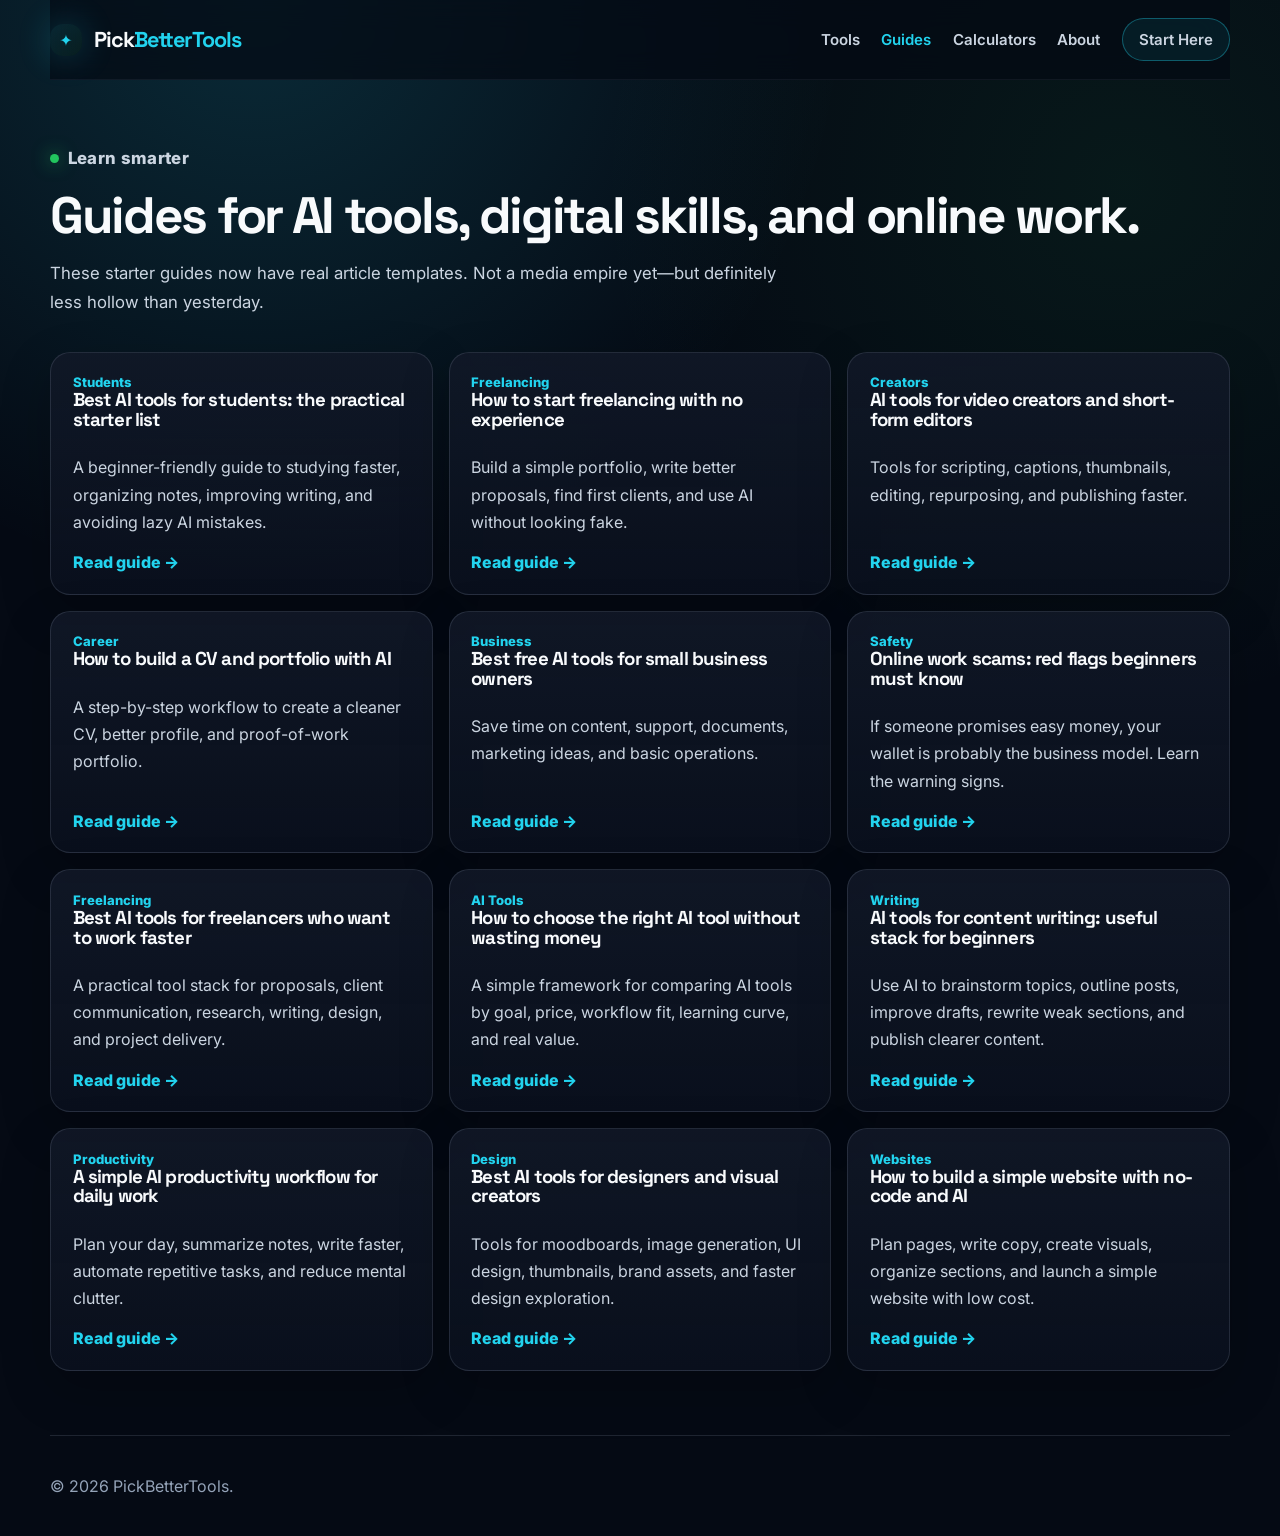
<file: guides.html>
<!DOCTYPE html>
<html lang="en">
<head>
  <meta charset="UTF-8" />
  <meta name="viewport" content="width=device-width, initial-scale=1.0" />
  <meta name="description" content="Practical guides about AI tools, freelancing, remote work, content creation, and online skills." />
  <link rel="canonical" href="https://pickbettertools.com/guides.html" />
  
  <meta property="og:title" content="PickBetterTools Guides" />
  <meta property="og:description"
    content="Practical guides about AI tools, freelancing, remote work, content creation, and online skills." />
  <meta property="og:type" content="website" />
  <meta property="og:url" content="https://pickbettertools.com/guides.html" />
  
  <meta name="twitter:card" content="summary" />
  <meta name="twitter:title" content="PickBetterTools Guides" />
  <meta name="twitter:description" content="Learn practical AI tools, digital skills, and online work systems." />
  <link rel="canonical" href="https://pickbettertools.com/guides.html" />
  
  <meta property="og:title" content="PickBetterTools Guides" />
  <meta property="og:description"
    content="Practical guides about AI tools, freelancing, remote work, content creation, and online skills." />
  <meta property="og:type" content="website" />
  <meta property="og:url" content="https://pickbettertools.com/guides.html" />
  
  <meta name="twitter:card" content="summary" />
  <meta name="twitter:title" content="PickBetterTools Guides" />
  <meta name="twitter:description" content="Learn practical AI tools, digital skills, and online work systems." />
  <title>Guides — PickBetterTools</title>
  <link rel="icon" href="assets/favicon.svg" type="image/svg+xml" />
  <link rel="stylesheet" href="css/style.css" />
</head>
<body>
  <header class="site-header compact site-header-sticky">
    <a class="brand" href="index.html"><span class="brand-mark small">✦</span><span class="brand-text">Pick<span>BetterTools</span></span></a>
    <button class="nav-toggle" aria-label="Open menu" data-nav-toggle>☰</button>
    <nav class="main-nav" data-nav>
      <a href="tools.html">Tools</a>
      <a class="active" href="guides.html">Guides</a>
      <a href="calculators.html">Calculators</a>
      <a href="about.html">About</a>
      <a class="nav-cta" href="https://docs.google.com/forms/d/e/1FAIpQLSfh5zSdVeURVO-vNsj4jvCMWqoI2y94ZqnvbRpfV6M4kg9rcQ/viewform" target="_blank" rel="noopener">Start Here</a>
    </nav>
  </header>

  <main class="page">
    <section class="page-hero">
      <p class="eyebrow"><span></span> Learn smarter</p>
      <h1>Guides for AI tools, digital skills, and online work.</h1>
      <p>These starter guides now have real article templates. Not a media empire yet—but definitely less hollow than yesterday.</p>
    </section>

    <section class="article-grid" data-guides-list></section>
  </main>

  <footer class="mini-footer"><p>© 2026 PickBetterTools.</p></footer>

  <script src="js/data.js?v=pbt-20260515"></script>
  <script src="js/app.js?v=pbt-20260515"></script>
</body>
</html>
</file>
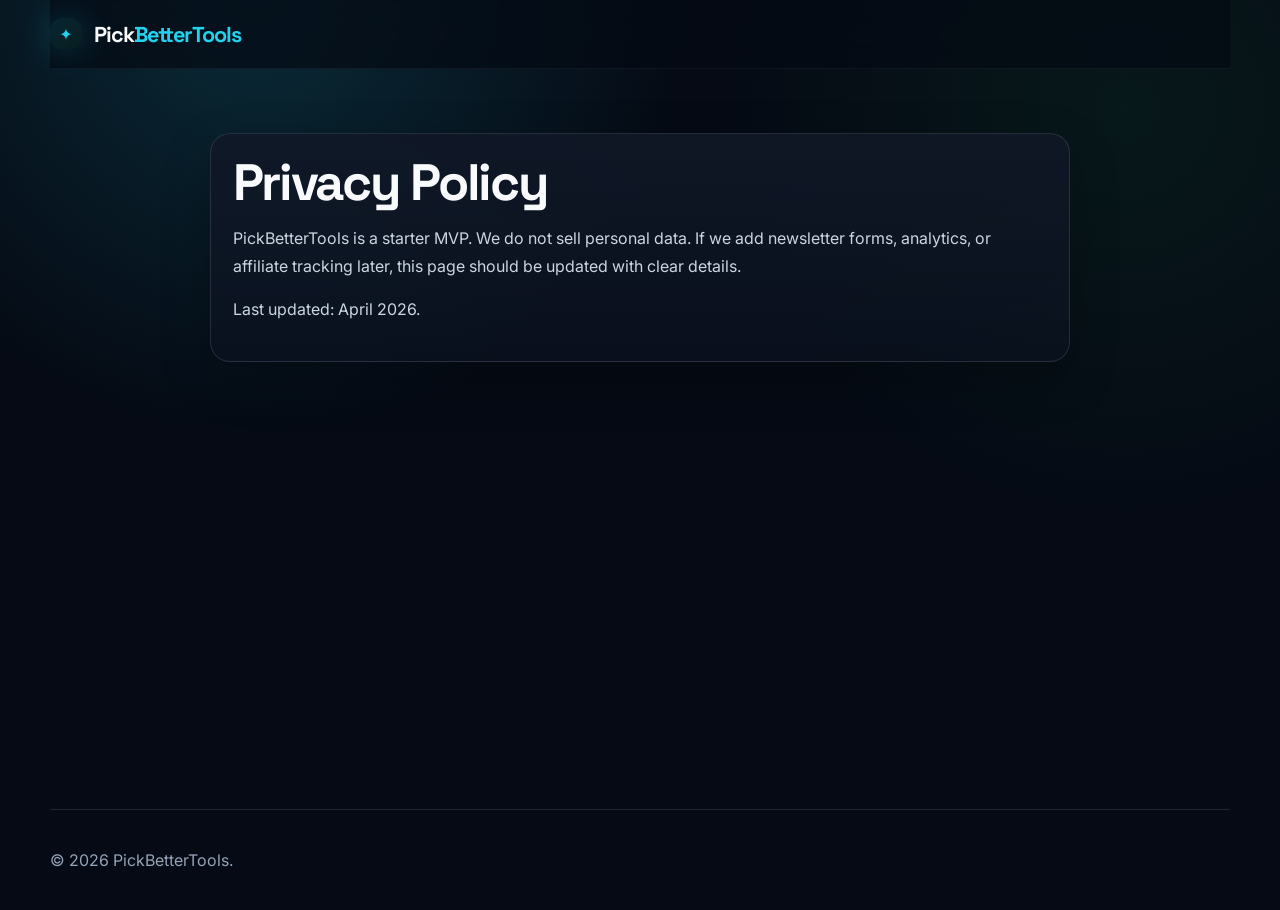
<file: privacy.html>
<!DOCTYPE html>
<html lang="en">
<head>
  <meta charset="UTF-8" /><meta name="viewport" content="width=device-width, initial-scale=1.0" />
  <title>Privacy Policy — PickBetterTools</title><link rel="icon" href="assets/favicon.svg" type="image/svg+xml" /><link rel="stylesheet" href="css/style.css" />
</head>
<body>
  <header class="site-header compact site-header-sticky"><a class="brand" href="index.html"><span class="brand-mark small">✦</span><span class="brand-text">Pick<span>BetterTools</span></span></a></header>
  <main class="page narrow"><section class="content-card"><h1>Privacy Policy</h1><p>PickBetterTools is a starter MVP. We do not sell personal data. If we add newsletter forms, analytics, or affiliate tracking later, this page should be updated with clear details.</p><p>Last updated: April 2026.</p></section></main>
  <footer class="mini-footer"><p>© 2026 PickBetterTools.</p></footer>
</body>
</html>
</file>
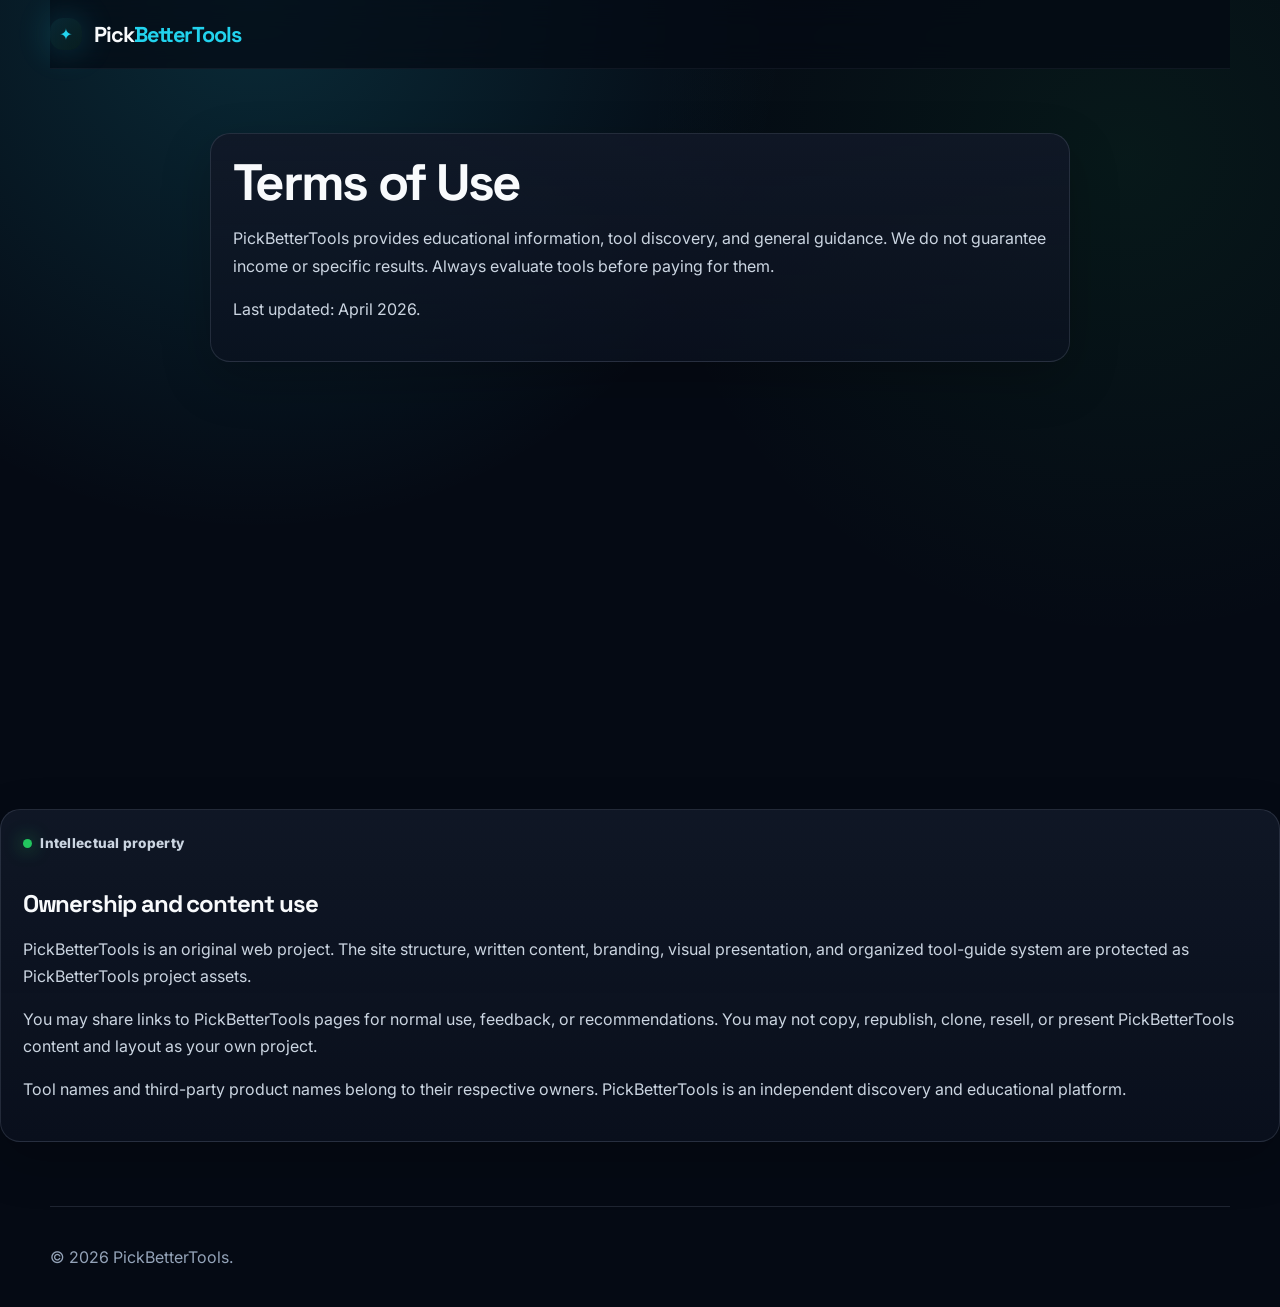
<file: terms.html>
<!DOCTYPE html>
<html lang="en">
<head>
  <meta charset="UTF-8" /><meta name="viewport" content="width=device-width, initial-scale=1.0" />
  <title>Terms — PickBetterTools</title><link rel="icon" href="assets/favicon.svg" type="image/svg+xml" /><link rel="stylesheet" href="css/style.css" />
</head>
<body>
  <header class="site-header compact site-header-sticky"><a class="brand" href="index.html"><span class="brand-mark small">✦</span><span class="brand-text">Pick<span>BetterTools</span></span></a></header>
  <main class="page narrow"><section class="content-card"><h1>Terms of Use</h1><p>PickBetterTools provides educational information, tool discovery, and general guidance. We do not guarantee income or specific results. Always evaluate tools before paying for them.</p><p>Last updated: April 2026.</p></section></main>
  <section class="content-card">
    <p class="eyebrow"><span></span> Intellectual property</p>
    <h2>Ownership and content use</h2>
    <p>
      PickBetterTools is an original web project. The site structure, written content, branding,
      visual presentation, and organized tool-guide system are protected as PickBetterTools project assets.
    </p>
    <p>
      You may share links to PickBetterTools pages for normal use, feedback, or recommendations.
      You may not copy, republish, clone, resell, or present PickBetterTools content and layout as your own project.
    </p>
    <p>
      Tool names and third-party product names belong to their respective owners. PickBetterTools is an independent
      discovery and educational platform.
    </p>
    </section>
  <footer class="mini-footer"><p>© 2026 PickBetterTools.</p></footer>
</body>
</html>
</file>
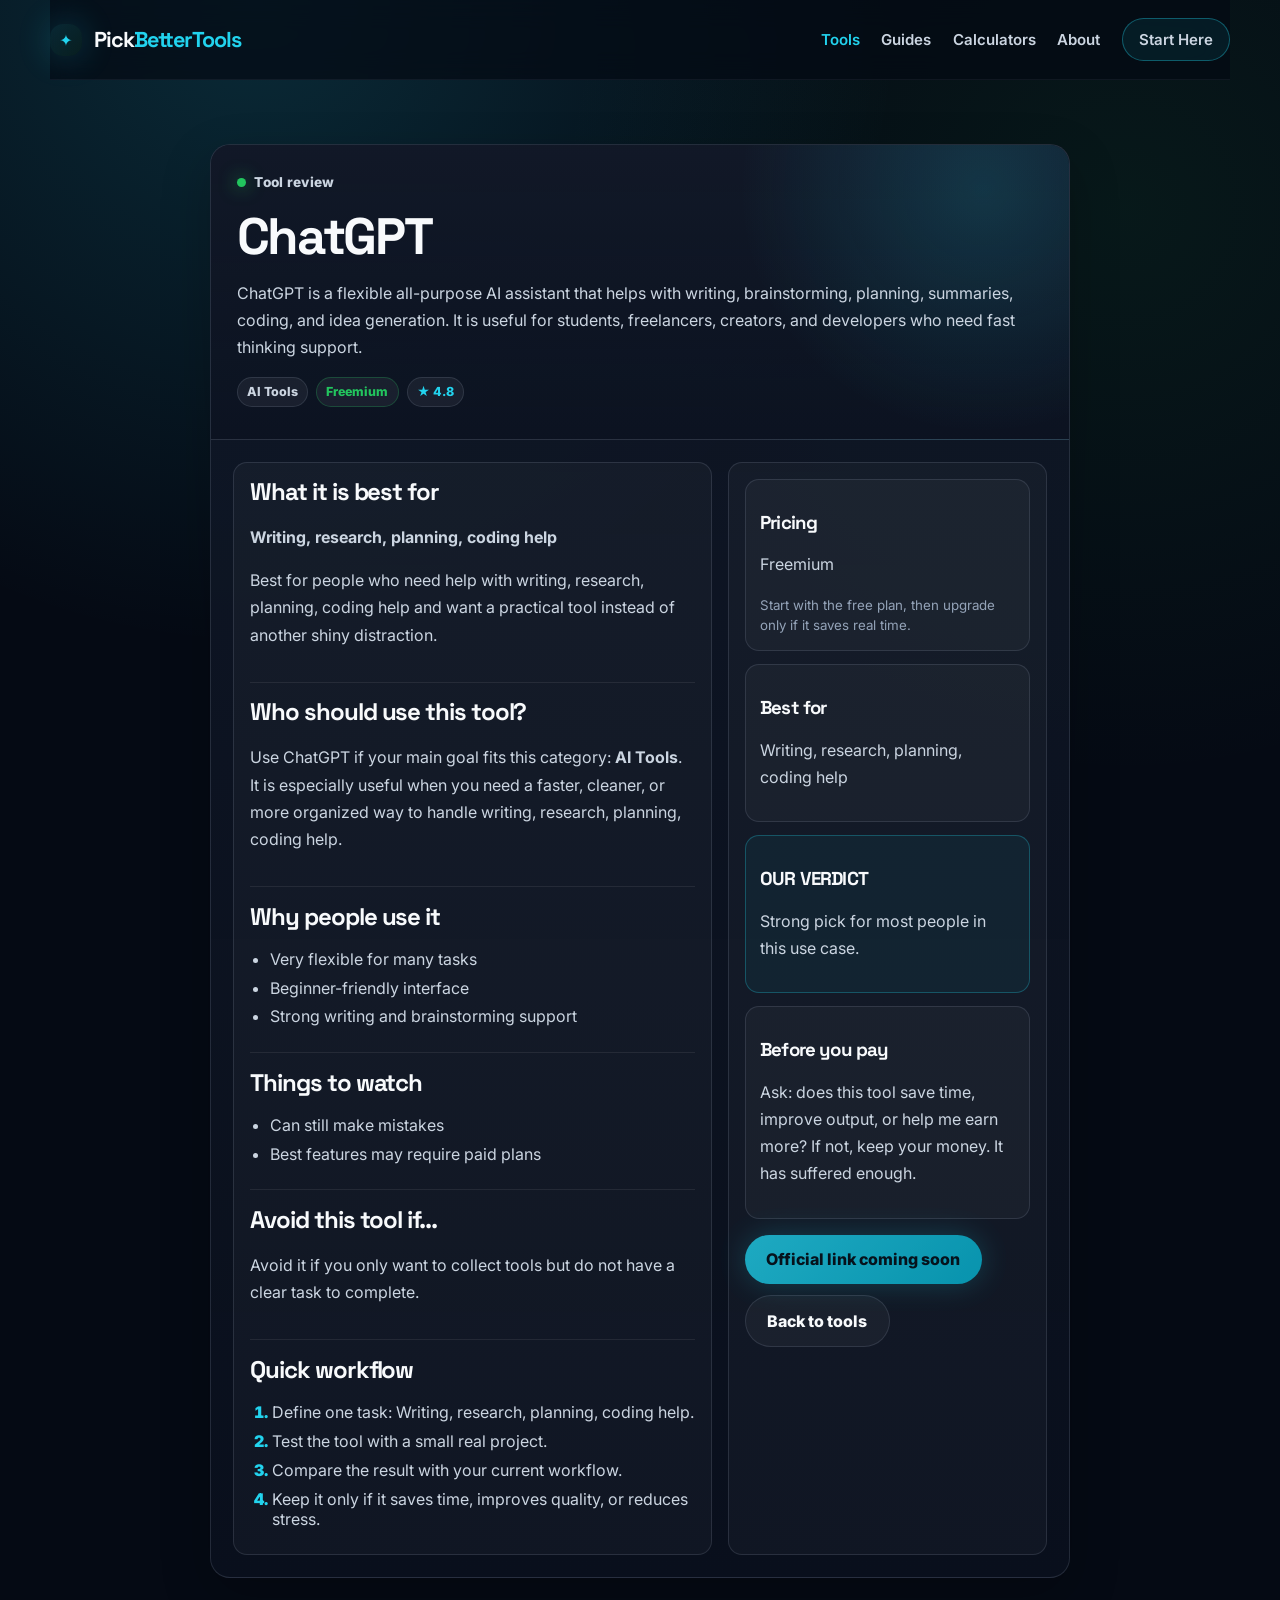
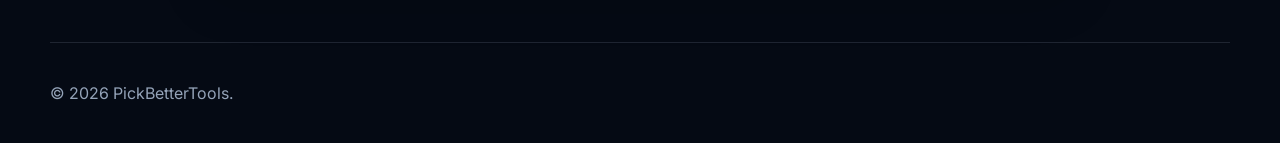
<file: tool.html>
<!DOCTYPE html>
<html lang="en">
<head>
  <meta charset="UTF-8" />
  <meta name="viewport" content="width=device-width, initial-scale=1.0" />
  <meta name="description" content="Tool details and review on PickBetterTools." />

  <link rel="canonical" href="https://pickbettertools.com/tool.html" />
  
  <meta property="og:title" content="PickBetterTools Tool Review" />
  <meta property="og:description" content="Read practical AI tool reviews, pros, cons, pricing notes, and best-use recommendations on PickBetterTools." />
  <meta property="og:type" content="article" />
  <meta property="og:url" content="https://pickbettertools.com/tool.html" />
  
  <meta name="twitter:card" content="summary" />
  <meta name="twitter:title" content="PickBetterTools Tool Review" />
  <meta name="twitter:description" content="Practical AI tool reviews, pros, cons, and workflow recommendations." />
  <title>Tool Details — PickBetterTools</title>
  <link rel="icon" href="assets/favicon.svg" type="image/svg+xml" />
  <link rel="stylesheet" href="css/style.css" />
</head>
<body>
  <header class="site-header compact site-header-sticky">
    <a class="brand" href="index.html"><span class="brand-mark small">✦</span><span class="brand-text">Pick<span>BetterTools</span></span></a>
    <button class="nav-toggle" aria-label="Open menu" data-nav-toggle>☰</button>
    <nav class="main-nav" data-nav>
      <a class="active" href="tools.html">Tools</a>
      <a href="guides.html">Guides</a>
      <a href="calculators.html">Calculators</a>
      <a href="about.html">About</a>
      <a class="nav-cta" href="https://docs.google.com/forms/d/e/1FAIpQLSfh5zSdVeURVO-vNsj4jvCMWqoI2y94ZqnvbRpfV6M4kg9rcQ/viewform" target="_blank" rel="noopener">Start Here</a>
    </nav>
  </header>

  <main class="page narrow">
    <section class="detail-shell" data-tool-detail></section>
  </main>

  <footer class="mini-footer"><p>© 2026 PickBetterTools.</p></footer>

  <script src="js/data.js?v=pbt-20260515"></script>
  <script src="js/app.js?v=pbt-20260515"></script>
</body>
</html>
</file>
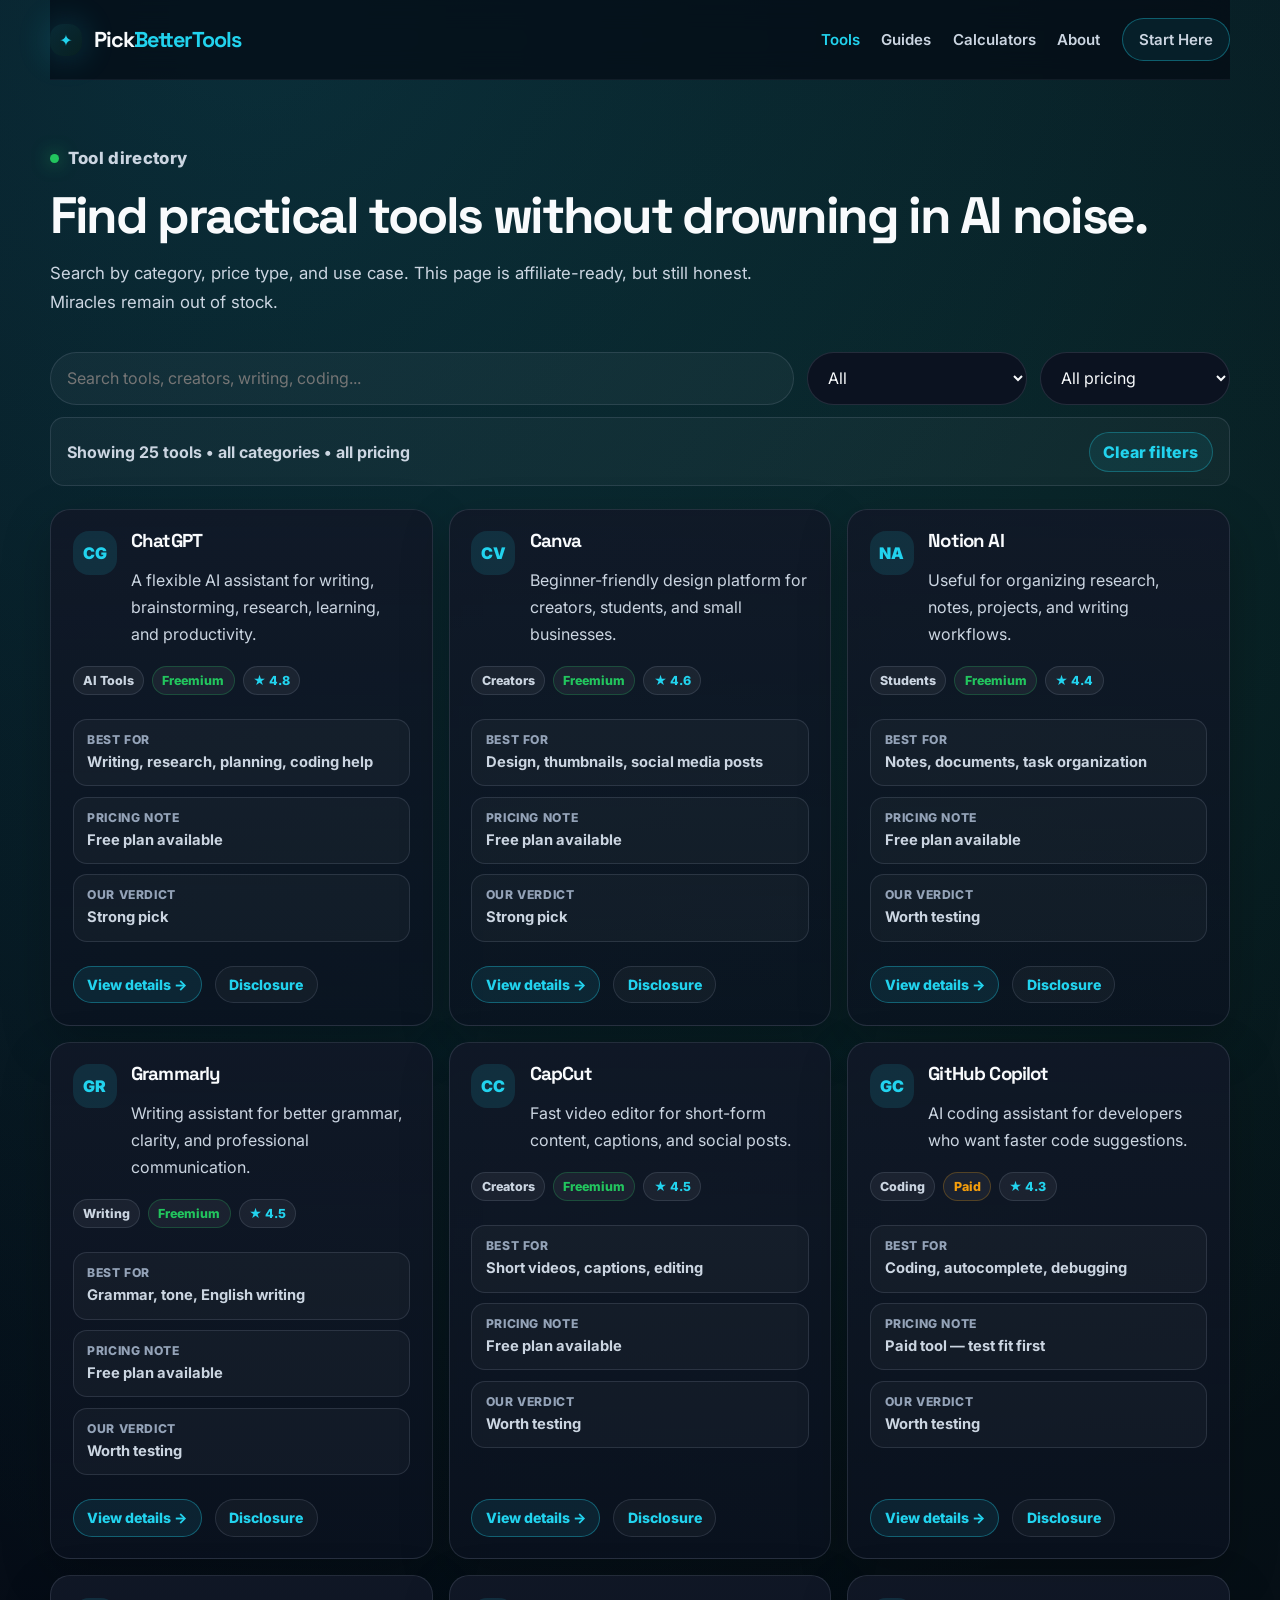
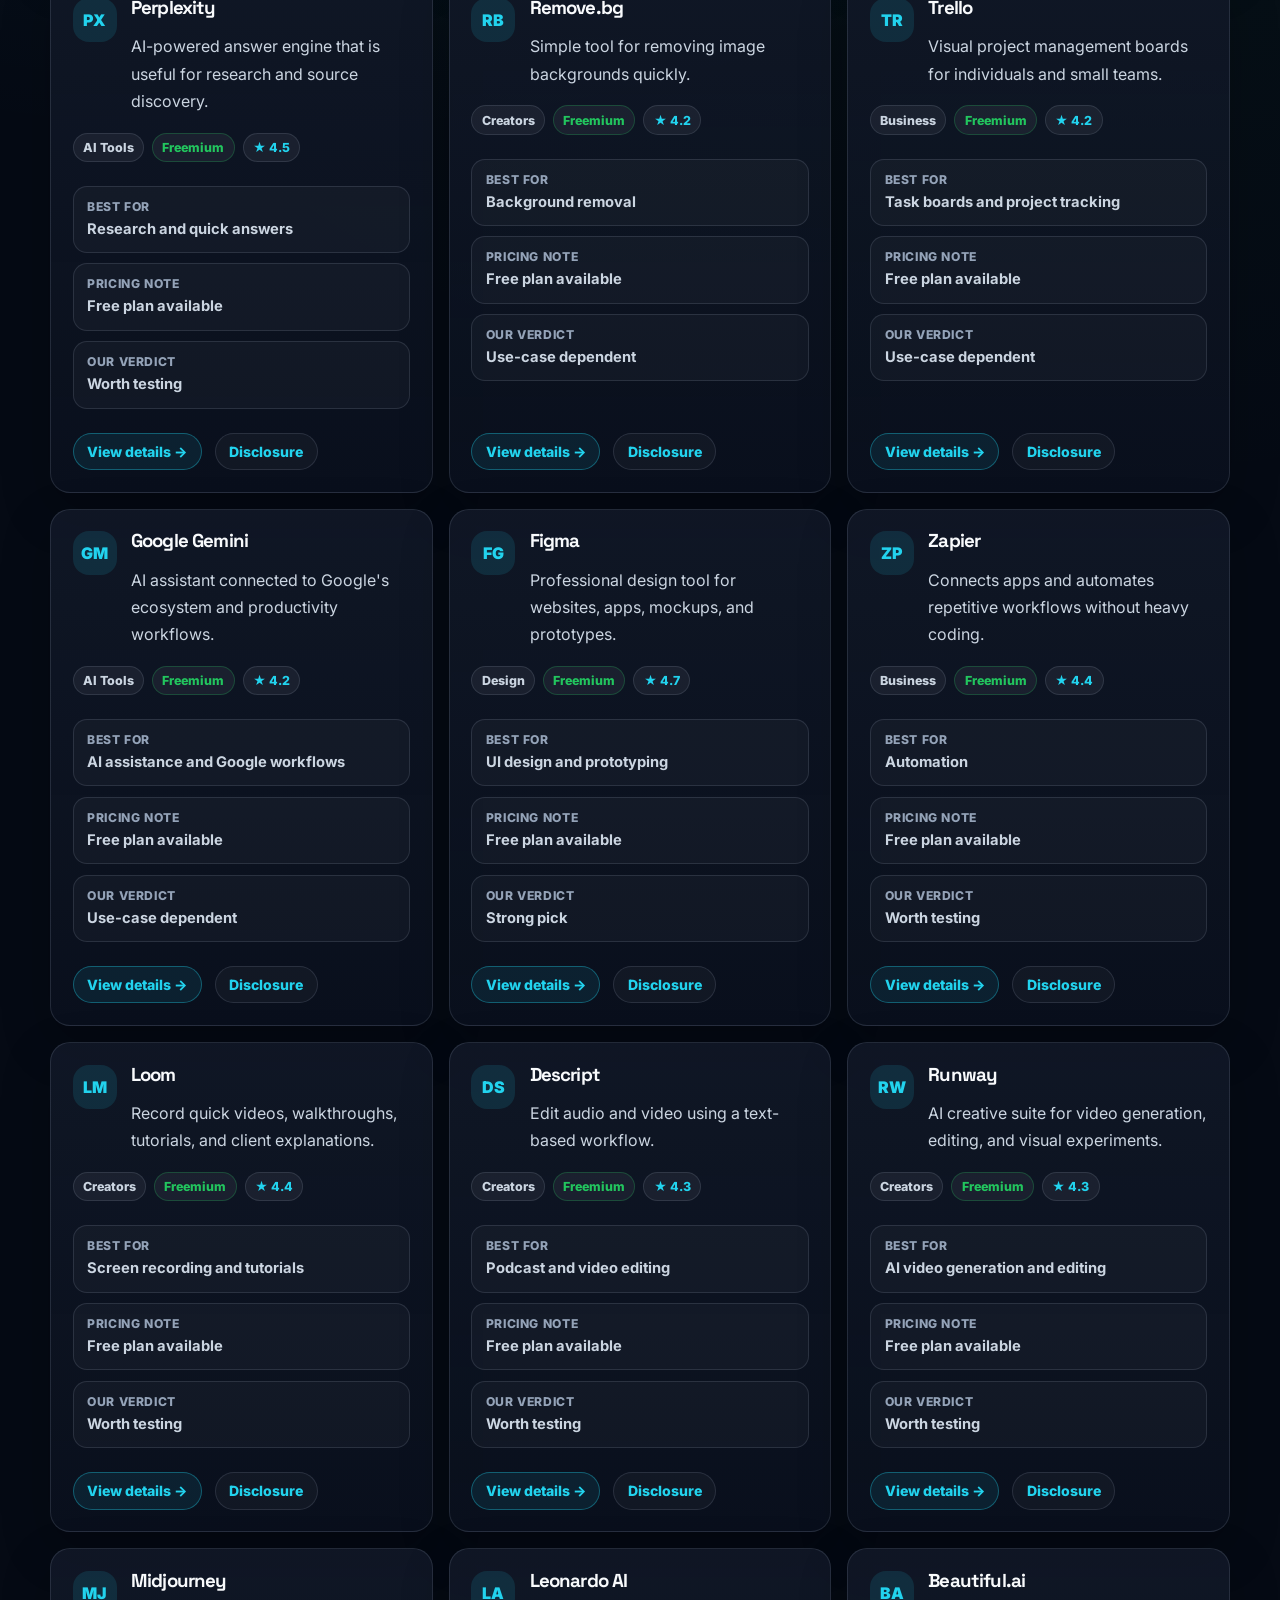
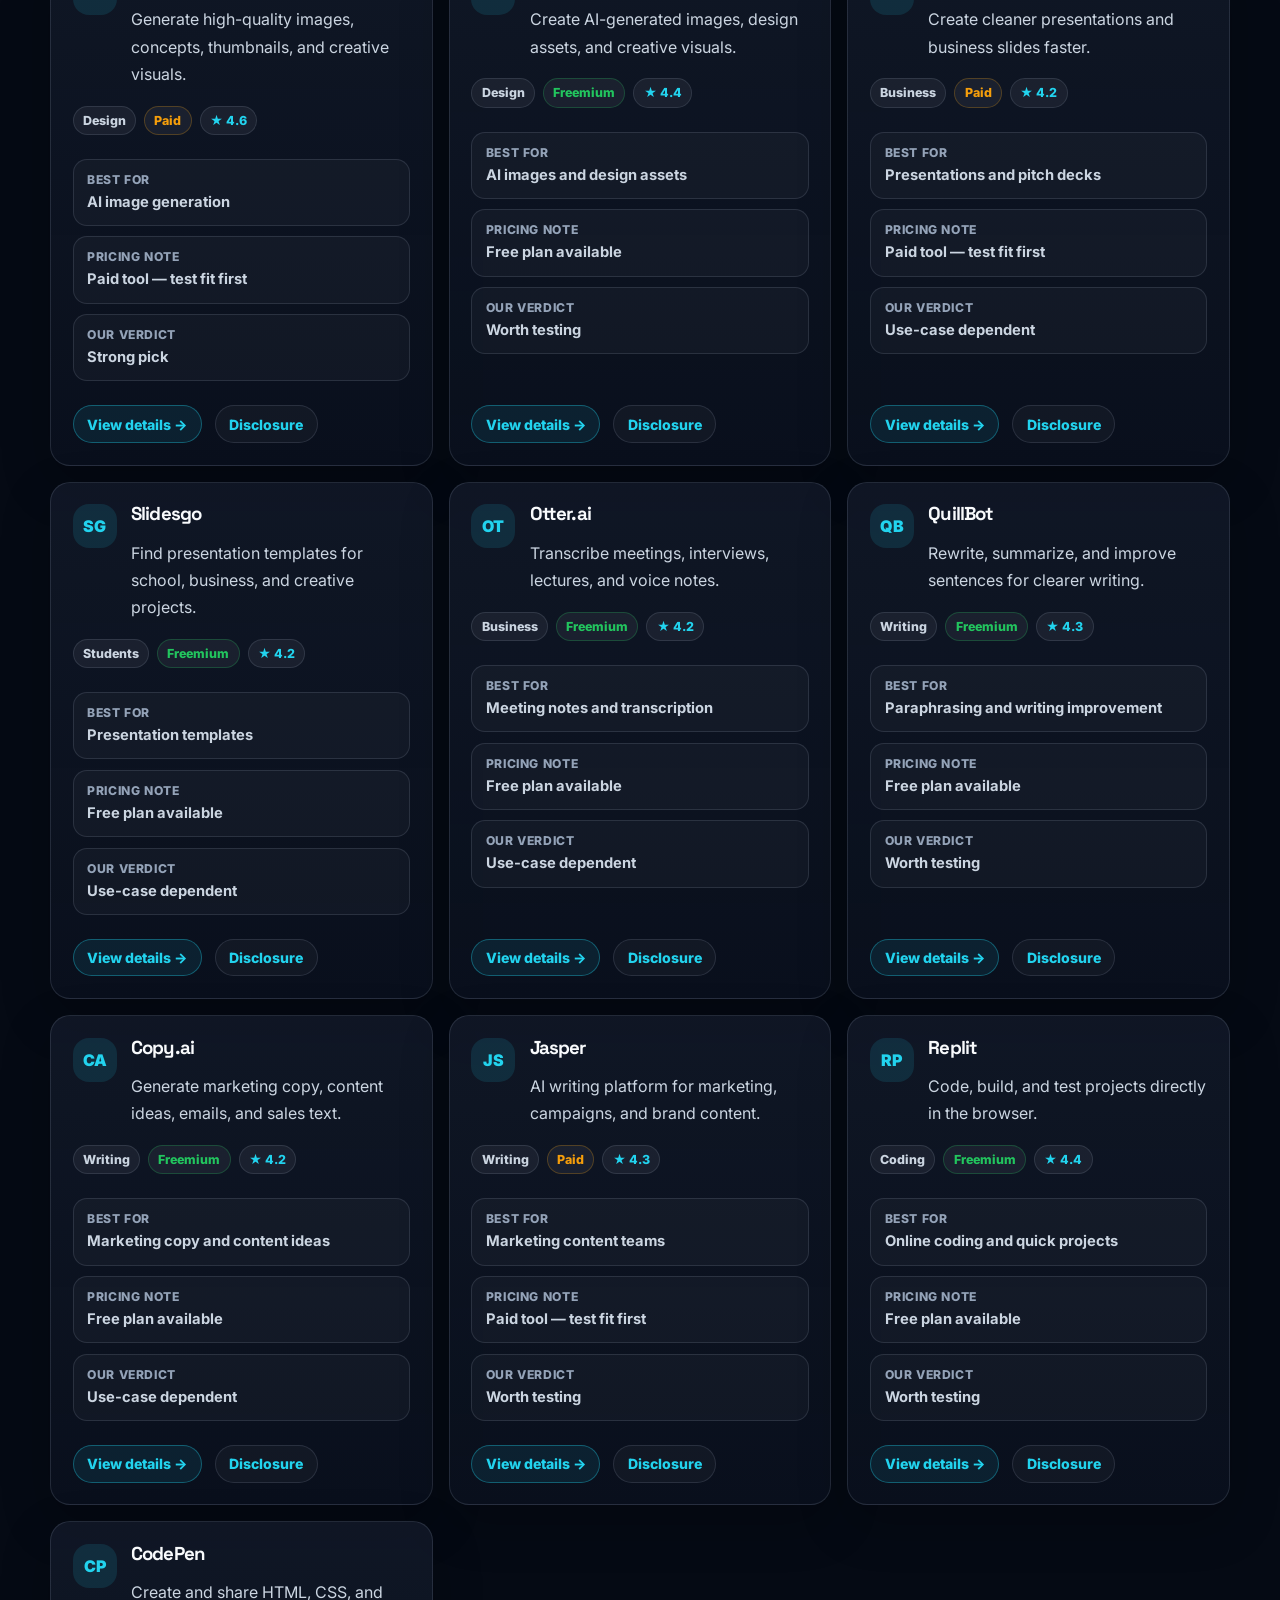
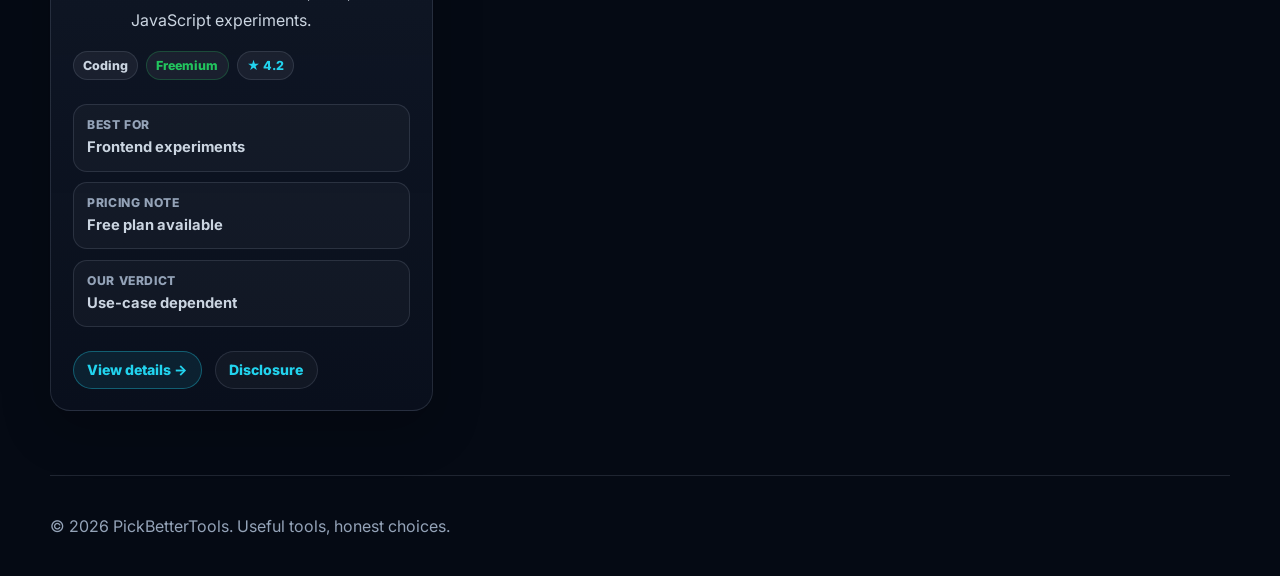
<file: tools.html>
<!DOCTYPE html>
<html lang="en">
<head>
  <meta charset="UTF-8" />
  <meta name="viewport" content="width=device-width, initial-scale=1.0" />
  <meta name="description" content="Browse curated AI tools for students, freelancers, creators, businesses, and developers." />
  <title>Tools Directory — PickBetterTools</title>
  <link rel="icon" href="assets/favicon.svg" type="image/svg+xml" />
  <link rel="stylesheet" href="css/style.css" />
</head>
<body>
  <header class="site-header compact site-header-sticky">
    <a class="brand" href="index.html"><span class="brand-mark small">✦</span><span class="brand-text">Pick<span>BetterTools</span></span></a>
    <button class="nav-toggle" aria-label="Open menu" data-nav-toggle>☰</button>
    <nav class="main-nav" data-nav>
      <a class="active" href="tools.html">Tools</a>
      <a href="guides.html">Guides</a>
      <a href="calculators.html">Calculators</a>
      <a href="about.html">About</a>
      <a class="nav-cta" href="https://docs.google.com/forms/d/e/1FAIpQLSfh5zSdVeURVO-vNsj4jvCMWqoI2y94ZqnvbRpfV6M4kg9rcQ/viewform" target="_blank" rel="noopener">Start Here</a>
    </nav>
  </header>

  <main class="page">
    <section class="page-hero">
      <p class="eyebrow"><span></span> Tool directory</p>
      <h1>Find practical tools without drowning in AI noise.</h1>
      <p>Search by category, price type, and use case. This page is affiliate-ready, but still honest. Miracles remain out of stock.</p>
    </section>

    <section class="directory-panel">
      <div class="filters">
<input id="toolSearch" type="search" placeholder="Search tools, creators, writing, coding..." aria-label="Search tools">
        <select id="categoryFilter" aria-label="Filter by category">
          <option value="All">All categories</option>
        </select>
        <select id="priceFilter" aria-label="Filter by price">
          <option value="All">All pricing</option>
          <option value="Free">Free</option>
          <option value="Freemium">Freemium</option>
          <option value="Paid">Paid</option>
        </select>
      </div>

      <div class="filter-summary">
        <p id="toolResultCount">Showing all tools</p>
        <button type="button" id="clearFilters">Clear filters</button>
      </div>

      <div class="tool-grid" data-tools-list></div>
    </section>
  </main>

  <footer class="mini-footer">
    <p>© 2026 PickBetterTools. Useful tools, honest choices.</p>
  </footer>

  <script src="js/data.js?v=pbt-20260515"></script>
  <script src="js/app.js?v=pbt-20260515"></script>
</body>
</html>
</file>
<file: css/style.css>
@import url('https://fonts.googleapis.com/css2?family=Inter:wght@400;500;600;700;800&family=Space+Grotesk:wght@600;700;800&display=swap');

:root {
  --bg: #050A14;
  --surface: #0B1220;
  --card: #111827;
  --card-soft: #162033;
  --primary: #22D3EE;
  --primary-dark: #06B6D4;
  --success: #22C55E;
  --warning: #F59E0B;
  --violet: #8B5CF6;
  --text: #F8FAFC;
  --text-soft: #CBD5E1;
  --text-muted: #94A3B8;
  --border: rgba(148, 163, 184, 0.18);
  --glow: rgba(34, 211, 238, 0.28);
  --shadow: 0 24px 80px rgba(0, 0, 0, 0.35);
  --radius-xl: 28px;
  --radius-lg: 20px;
  --radius-md: 14px;
}

* { box-sizing: border-box; }
html { scroll-behavior: smooth; }

body {
  margin: 0;
  font-family: Inter, system-ui, -apple-system, BlinkMacSystemFont, "Segoe UI", sans-serif;
  color: var(--text);
  background:
    radial-gradient(circle at 20% 0%, rgba(34, 211, 238, 0.16), transparent 32%),
    radial-gradient(circle at 88% 12%, rgba(34, 197, 94, 0.08), transparent 30%),
    var(--bg);
  min-height: 100vh;
}

a { color: inherit; }
button, input, select { font: inherit; }

.site-header {
  width: min(1180px, calc(100% - 32px));
  margin: 0 auto;
  padding: 18px 0;
  display: flex;
  align-items: center;
  justify-content: space-between;
  position: relative;
  z-index: 20;
}

.site-header-sticky {
  position: sticky;
  top: 0;
  backdrop-filter: blur(14px);
  background: rgba(5, 10, 20, 0.72);
  border-bottom: 1px solid rgba(148, 163, 184, 0.08);
}

.site-header.compact { border-bottom: 1px solid rgba(148, 163, 184, 0.08); }

.brand {
  display: inline-flex;
  align-items: center;
  gap: 0.72rem;
  text-decoration: none;
}
.brand-mark {
  display: inline-grid;
  place-items: center;
  width: 38px;
  height: 38px;
  border-radius: 18px;
  color: var(--primary);
  background: linear-gradient(135deg, rgba(34, 211, 238, 0.12), rgba(34, 197, 94, 0.08));
  box-shadow: 0 0 34px rgba(34, 211, 238, 0.24);
}
.brand-mark.small {
  width: 32px;
  height: 32px;
  border-radius: 13px;
}
.brand-text {
  font-family: "Space Grotesk", Inter, sans-serif;
  font-size: 1.35rem;
  font-weight: 800;
  letter-spacing: -0.045em;
}
.brand-text span { color: var(--primary); }

.main-nav {
  display: flex;
  align-items: center;
  gap: 1.35rem;
}
.main-nav a {
  text-decoration: none;
  color: var(--text-soft);
  font-size: 0.94rem;
  font-weight: 600;
  transition: 0.2s ease;
}
.main-nav a:hover, .main-nav a.active { color: var(--primary); }
.nav-cta {
  padding: 0.7rem 1rem;
  border: 1px solid rgba(34, 211, 238, 0.35);
  border-radius: 999px;
  background: rgba(34, 211, 238, 0.08);
}
.nav-toggle {
  display: none;
  color: var(--text);
  background: transparent;
  border: 1px solid var(--border);
  border-radius: 12px;
  padding: 0.45rem 0.7rem;
}

.hero {
  width: min(1180px, calc(100% - 32px));
  margin: 20px auto 0;
  min-height: 640px;
  display: grid;
  grid-template-columns: 1.1fr 0.9fr;
  gap: 3rem;
  align-items: center;
  border: 1px solid var(--border);
  border-radius: var(--radius-xl);
  background:
    linear-gradient(135deg, rgba(17, 24, 39, 0.86), rgba(11, 18, 32, 0.58)),
    radial-gradient(circle at 70% 45%, rgba(34, 211, 238, 0.16), transparent 24%);
  box-shadow: var(--shadow);
  padding: clamp(2rem, 5vw, 4.5rem);
  overflow: hidden;
  position: relative;
}
.hero::before {
  content: "";
  position: absolute;
  inset: 0;
  opacity: 0.35;
  background-image:
    linear-gradient(rgba(148, 163, 184, 0.08) 1px, transparent 1px),
    linear-gradient(90deg, rgba(148, 163, 184, 0.08) 1px, transparent 1px);
  background-size: 42px 42px;
  mask-image: radial-gradient(circle at 70% 50%, black, transparent 60%);
  pointer-events: none;
}
.hero-content, .hero-visual { position: relative; z-index: 2; }

.eyebrow, .section-kicker {
  color: var(--primary);
  display: inline-flex;
  align-items: center;
  gap: 0.55rem;
  font-weight: 800;
  font-size: 0.85rem;
  letter-spacing: 0.02em;
  margin: 0 0 1rem;
}
.eyebrow span {
  width: 9px; height: 9px; border-radius: 50%;
  background: var(--success);
  box-shadow: 0 0 18px rgba(34, 197, 94, 0.8);
}

h1, h2, h3 {
  font-family: "Space Grotesk", Inter, sans-serif;
  letter-spacing: -0.045em;
  line-height: 1.05;
}
.hero h1 { font-size: clamp(2.7rem, 6vw, 5.8rem); margin: 0 0 1.2rem; }
.hero h1 span, .page-hero h1 span { color: var(--primary); }
.hero-copy {
  color: var(--text-soft);
  font-size: 1.09rem;
  line-height: 1.8;
  max-width: 650px;
  margin: 0 0 1.6rem;
}

.hero-search {
  display: flex;
  max-width: 680px;
  padding: 0.45rem;
  gap: 0.4rem;
  border: 1px solid var(--border);
  border-radius: 999px;
  background: rgba(5, 10, 20, 0.72);
}
.hero-search input,
.filters input,
.filters select,
.inline-form input,
.calculator-card input {
  width: 100%;
  background: rgba(255, 255, 255, 0.04);
  border: 1px solid var(--border);
  color: var(--text);
  border-radius: 999px;
  padding: 0.9rem 1rem;
  outline: none;
}
.hero-search input { border: 0; background: transparent; }
.hero-search input::placeholder,
.inline-form input::placeholder { color: var(--text-muted); }

.hero-search button, .inline-form button, .btn {
  border: 0;
  cursor: pointer;
  border-radius: 999px;
  padding: 0.92rem 1.35rem;
  font-weight: 800;
  text-decoration: none;
  display: inline-flex;
  align-items: center;
  justify-content: center;
  transition: transform 0.2s ease, box-shadow 0.2s ease;
  white-space: nowrap;
}
.hero-search button, .inline-form button, .btn-primary {
  background: linear-gradient(135deg, var(--primary), var(--primary-dark));
  color: #03111A;
  box-shadow: 0 0 30px var(--glow);
}
.btn-secondary {
  background: rgba(255, 255, 255, 0.04);
  color: var(--text);
  border: 1px solid var(--border);
}
.btn:hover, .hero-search button:hover, .inline-form button:hover { transform: translateY(-2px); }

.trust-row {
  display: flex; flex-wrap: wrap; gap: 0.7rem;
  margin: 1.2rem 0 1.2rem;
}
.trust-row span, .newsletter-benefits span {
  font-size: 0.86rem;
  color: var(--text-soft);
  border: 1px solid var(--border);
  background: rgba(255, 255, 255, 0.035);
  padding: 0.45rem 0.7rem;
  border-radius: 999px;
}
.hero-actions {
  display: flex;
  gap: 0.8rem;
  flex-wrap: wrap;
}
.quick-stats {
  margin-top: 1.6rem;
  display: grid;
  grid-template-columns: repeat(3, minmax(0, 1fr));
  gap: 0.8rem;
}
.quick-stats div {
  padding: 0.9rem 1rem;
  border: 1px solid var(--border);
  background: rgba(255, 255, 255, 0.03);
  border-radius: 16px;
}
.quick-stats strong {
  display: block;
  color: var(--primary);
  font-size: 1.3rem;
  margin-bottom: 0.15rem;
}
.quick-stats span { color: var(--text-soft); font-size: 0.9rem; }

.hero-visual { min-height: 420px; display: grid; place-items: center; }
.orbital {
  width: min(420px, 82vw);
  height: min(420px, 82vw);
  position: relative;
  display: grid;
  place-items: center;
}
.orbit {
  position: absolute;
  border: 1px solid rgba(34, 211, 238, 0.25);
  border-radius: 50%;
  animation: spin 22s linear infinite;
}
.orbit-one { width: 86%; height: 86%; }
.orbit-two { width: 66%; height: 66%; animation-duration: 16s; }
.orbit-three { width: 46%; height: 46%; animation-duration: 10s; }
.nova-star {
  font-size: 8rem;
  color: var(--primary);
  text-shadow: 0 0 40px rgba(34, 211, 238, 0.7);
}
.cursor-shape {
  position: absolute;
  right: 17%;
  bottom: 22%;
  width: 0; height: 0;
  border-top: 30px solid var(--text);
  border-left: 18px solid transparent;
  transform: rotate(-35deg);
  filter: drop-shadow(0 0 22px rgba(34, 211, 238, 0.8));
}
@keyframes spin {
  from { transform: rotate(0); }
  to { transform: rotate(360deg); }
}

.section, .split-section, .page, .service-strip {
  width: min(1180px, calc(100% - 32px));
  margin: 4rem auto;
}
.section-head {
  display: flex;
  align-items: flex-end;
  justify-content: space-between;
  gap: 1rem;
  margin-bottom: 1.2rem;
}
.section-head h2, .page-hero h1, .content-card h1, .detail-hero h1 {
  margin: 0;
  font-size: clamp(2rem, 4vw, 3.4rem);
}
.text-link {
  color: var(--primary);
  text-decoration: none;
  font-weight: 800;
}

.category-grid, .tool-grid, .article-grid, .calculator-grid {
  display: grid;
  grid-template-columns: repeat(3, 1fr);
  gap: 1rem;
  margin-top: 1.4rem;
}
.category-card, .tool-card, .article-card, .calculator-card, .content-card, .newsletter-card, .steps-card, .detail-shell, .service-strip {
  border: 1px solid var(--border);
  border-radius: var(--radius-lg);
  background: linear-gradient(180deg, rgba(17, 24, 39, 0.9), rgba(11, 18, 32, 0.72));
  padding: 1.35rem;
  box-shadow: 0 18px 50px rgba(0, 0, 0, 0.22);
}
.category-card, .article-card { text-decoration: none; transition: 0.2s ease; }
.category-card:hover, .article-card:hover, .tool-card:hover { transform: translateY(-4px); border-color: rgba(34, 211, 238, 0.34); }

.category-icon {
  display: grid;
  place-items: center;
  width: 42px; height: 42px; border-radius: 15px;
  color: var(--primary);
  background: rgba(34, 211, 238, 0.09);
  border: 1px solid rgba(34, 211, 238, 0.22);
  margin-bottom: 1rem;
}
.category-icon.green { color: var(--success); background: rgba(34, 197, 94, 0.09); }
.category-icon.amber { color: var(--warning); background: rgba(245, 158, 11, 0.09); }
.category-icon.violet, .category-icon.purple { color: var(--violet); background: rgba(139, 92, 246, 0.09); }
.category-icon.cyan { color: var(--primary); }

.category-card h3, .tool-card h3, .article-card h3 { margin: 0 0 0.55rem; }
.category-card p, .tool-card p, .article-card p, .page-hero p, .content-card p, .newsletter-card p, .steps-card p, .calculator-card p, .detail-shell p, .service-strip p {
  color: var(--text-soft);
  line-height: 1.7;
}

.tool-card { position: relative; overflow: hidden; display: flex; flex-direction: column; gap: 0.7rem; }
.tool-top { display: flex; gap: 0.9rem; align-items: flex-start; }
.tool-logo {
  width: 44px; height: 44px; border-radius: 16px; display: grid; place-items: center;
  background: rgba(34, 211, 238, 0.12);
  color: var(--primary);
  font-weight: 900;
  flex-shrink: 0;
}
.tool-meta {
  display: flex; gap: 0.5rem; flex-wrap: wrap;
  margin: 0.4rem 0;
}
.badge {
  font-size: 0.78rem;
  font-weight: 800;
  border-radius: 999px;
  padding: 0.38rem 0.58rem;
  background: rgba(255, 255, 255, 0.055);
  color: var(--text-soft);
  border: 1px solid var(--border);
}
.badge.free { color: var(--success); border-color: rgba(34, 197, 94, 0.25); }
.badge.paid { color: var(--warning); border-color: rgba(245, 158, 11, 0.25); }
.badge.rating { color: var(--primary); }
.tool-actions {
  display: flex; gap: 0.8rem; flex-wrap: wrap; margin-top: auto;
}
.tool-actions a {
  text-decoration: none; font-weight: 800; font-size: 0.88rem; color: var(--primary);
}

.split-section {
  display: grid;
  grid-template-columns: 1.2fr 0.8fr;
  gap: 1rem;
}
.newsletter-card {
  background:
    radial-gradient(circle at 80% 50%, rgba(34, 211, 238, 0.18), transparent 35%),
    linear-gradient(135deg, rgba(37, 99, 235, 0.55), rgba(11, 18, 32, 0.8));
}
.inline-form { display: flex; gap: 0.6rem; margin-top: 1.4rem; }
.newsletter-benefits {
  display: flex;
  flex-wrap: wrap;
  gap: 0.6rem;
  margin-top: 1rem;
}
.steps { display: grid; gap: 0.85rem; }
.steps div {
  border: 1px solid var(--border);
  border-radius: var(--radius-md);
  padding: 1rem;
  background: rgba(255, 255, 255, 0.035);
}
.steps span { color: var(--primary); font-weight: 900; }

.service-strip {
  display: grid;
  grid-template-columns: 1.3fr 0.7fr;
  gap: 1rem;
  align-items: center;
}
.service-actions {
  display: flex;
  justify-content: flex-end;
  gap: 0.8rem;
  flex-wrap: wrap;
}

.page { min-height: 68vh; }
.page.narrow { max-width: 860px; }
.page-hero { margin: 2.2rem 0; }
.page-hero p { max-width: 740px; font-size: 1.05rem; }
.directory-panel { margin-top: 2rem; }
.filters {
  display: grid;
  grid-template-columns: 1fr 220px 190px;
  gap: 0.8rem;
  margin-bottom: 0.8rem;
}

.filter-summary {
  display: flex;
  align-items: center;
  justify-content: space-between;
  gap: 1rem;
  margin-bottom: 1.4rem;
  padding: 0.85rem 1rem;
  border: 1px solid var(--border);
  border-radius: var(--radius-md);
  background: rgba(255, 255, 255, 0.035);
}

.filter-summary p {
  margin: 0;
  color: var(--text-soft);
  font-weight: 700;
}

.filter-summary button {
  border: 1px solid rgba(34, 211, 238, 0.3);
  background: rgba(34, 211, 238, 0.08);
  color: var(--primary);
  border-radius: 999px;
  padding: 0.55rem 0.85rem;
  font-weight: 800;
  cursor: pointer;
}
.filters select {
  color: var(--text);
  background-color: var(--surface);
}
.article-card {
  min-height: 240px;
  display: flex;
  flex-direction: column;
}

.article-card .text-link {
  margin-top: auto;
}
.article-card .tag { color: var(--primary); font-weight: 800; font-size: 0.82rem; }

.calculator-card { display: grid; gap: 0.8rem; }
.calculator-card h2 { font-size: 1.55rem; margin: 0 0 0.4rem; }
.calculator-card label {
  color: var(--text-soft);
  display: grid;
  gap: 0.45rem;
}
.calculator-card input { border-radius: var(--radius-md); }
.result {
  margin: 0;
  padding: 1rem;
  border-radius: var(--radius-md);
  background: rgba(34, 197, 94, 0.08);
  color: var(--success) !important;
  border: 1px solid rgba(34, 197, 94, 0.2);
  font-weight: 900;
}

.detail-shell { padding: 0; overflow: hidden; }
.detail-hero {
  padding: 1.6rem;
  border-bottom: 1px solid var(--border);
  background:
    radial-gradient(circle at 90% 15%, rgba(34, 211, 238, 0.16), transparent 30%),
    linear-gradient(180deg, rgba(17, 24, 39, 0.96), rgba(11, 18, 32, 0.8));
}
.detail-grid {
  display: grid;
  grid-template-columns: 1.2fr 0.8fr;
  gap: 1rem;
  padding: 1.4rem;
}
.detail-panel, .detail-aside {
  border: 1px solid var(--border);
  border-radius: var(--radius-md);
  padding: 1rem;
  background: rgba(255,255,255,0.03);
}
.detail-list {
  margin: 0;
  padding-left: 1.2rem;
  color: var(--text-soft);
}
.detail-list li { margin: 0.55rem 0; }
.info-stack {
  display: grid;
  gap: 0.8rem;
}
.info-box {
  border: 1px solid var(--border);
  border-radius: var(--radius-md);
  padding: 0.9rem;
  background: rgba(255,255,255,0.03);
}
.detail-actions {
  display: flex;
  gap: 0.7rem;
  flex-wrap: wrap;
  margin-top: 1rem;
}
.detail-actions a {
  text-decoration: none;
}

.contact-box {
  margin-top: 1.4rem;
  border: 1px solid var(--border);
  border-radius: var(--radius-md);
  padding: 1rem;
  background: rgba(255, 255, 255, 0.035);
}

.site-footer {
  width: min(1180px, calc(100% - 32px));
  margin: 4rem auto 0;
  border-top: 1px solid var(--border);
  padding: 2.2rem 0;
  display: grid;
  grid-template-columns: 1fr 1.4fr;
  gap: 2rem;
}
.site-footer p {
  color: var(--text-muted);
  line-height: 1.6;
  max-width: 380px;
}
.footer-links {
  display: grid;
  grid-template-columns: repeat(3, 1fr);
  gap: 1rem;
}
.footer-links h4 { margin: 0 0 0.8rem; }
.footer-links a {
  display: block;
  color: var(--text-muted);
  text-decoration: none;
  margin: 0.45rem 0;
}
.mini-footer {
  width: min(1180px, calc(100% - 32px));
  margin: 4rem auto 0;
  padding: 1.5rem 0;
  border-top: 1px solid var(--border);
  color: var(--text-muted);
}

@media (max-width: 900px) {
  .site-header { width: min(100% - 24px, 1180px); }
  .nav-toggle { display: inline-flex; }
  .main-nav {
    position: absolute;
    right: 0;
    top: 76px;
    display: none;
    flex-direction: column;
    align-items: stretch;
    width: min(320px, calc(100vw - 32px));
    padding: 1rem;
    border: 1px solid var(--border);
    border-radius: var(--radius-lg);
    background: rgba(11, 18, 32, 0.96);
    box-shadow: var(--shadow);
  }
  .main-nav.open { display: flex; }
  .hero {
    grid-template-columns: 1fr;
    min-height: auto;
    padding: 2rem;
  }
  .hero-visual { min-height: 280px; }
  .nova-star { font-size: 5.6rem; }
  .category-grid, .tool-grid, .article-grid, .calculator-grid, .split-section, .site-footer, .service-strip, .detail-grid {
    grid-template-columns: 1fr;
  }
  .filters, .quick-stats {
    grid-template-columns: 1fr;
  }
  .inline-form, .hero-search, .service-actions {
    flex-direction: column;
    border-radius: var(--radius-lg);
  }
  .hero-search input {
    border: 1px solid var(--border);
    border-radius: 999px;
  }
  .section-head {
    align-items: flex-start;
    flex-direction: column;
  }
  .footer-links { grid-template-columns: 1fr; }
}

@media (max-width: 520px) {
  .hero h1 { font-size: 2.45rem; }
  .hero, .section, .split-section, .page, .service-strip {
    width: min(100% - 20px, 1180px);
  }
  .brand-text { font-size: 1.15rem; }
}

/* Patch 8: Tools filter polish */
.filters {
  margin-bottom: 0.8rem;
}

.filter-summary {
  display: flex;
  align-items: center;
  justify-content: space-between;
  gap: 1rem;
  margin-bottom: 1.4rem;
  padding: 0.85rem 1rem;
  border: 1px solid var(--border);
  border-radius: var(--radius-md);
  background: rgba(255, 255, 255, 0.035);
}

.filter-summary p {
  margin: 0;
  color: var(--text-soft);
  font-weight: 700;
}

.filter-summary button {
  border: 1px solid rgba(34, 211, 238, 0.3);
  background: rgba(34, 211, 238, 0.08);
  color: var(--primary);
  border-radius: 999px;
  padding: 0.55rem 0.85rem;
  font-weight: 800;
  cursor: pointer;
}

.filter-summary button:hover {
  border-color: rgba(34, 211, 238, 0.55);
  background: rgba(34, 211, 238, 0.14);
}

@media (max-width: 900px) {
  .filter-summary {
    align-items: flex-start;
    flex-direction: column;
  }
}

/* Patch 9: Tool card trust polish */
.tool-desc {
  margin-bottom: 0;
}

.tool-insights {
  display: grid;
  gap: 0.65rem;
  margin: 0.4rem 0 0.8rem;
}

.tool-insights div {
  border: 1px solid var(--border);
  border-radius: var(--radius-md);
  padding: 0.75rem 0.85rem;
  background: rgba(255, 255, 255, 0.03);
}

.tool-insights span {
  display: block;
  margin-bottom: 0.25rem;
  color: var(--text-muted);
  font-size: 0.76rem;
  font-weight: 800;
  text-transform: uppercase;
  letter-spacing: 0.05em;
}

.tool-insights strong {
  color: var(--text-soft);
  font-size: 0.92rem;
  line-height: 1.45;
}

.tool-actions {
  align-items: center;
}

.tool-link {
  border-radius: 999px;
  padding: 0.58rem 0.85rem;
  border: 1px solid var(--border);
  background: rgba(255, 255, 255, 0.035);
}

.primary-tool-link {
  border-color: rgba(34, 211, 238, 0.35);
  background: rgba(34, 211, 238, 0.09);
  color: var(--primary) !important;
}

.primary-tool-link:hover,
.tool-link:hover {
  border-color: rgba(34, 211, 238, 0.55);
  background: rgba(34, 211, 238, 0.13);
}

/* Patch 10: Contact service funnel */
.service-package {
  margin-top: 1rem;
  padding: 1rem;
  border: 1px solid var(--border);
  border-radius: var(--radius-md);
  background: rgba(255, 255, 255, 0.035);
}

.service-package h3 {
  margin: 0 0 0.5rem;
  color: var(--text);
}

.service-package ul {
  margin: 0.8rem 0;
  padding-left: 1.2rem;
  color: var(--text-soft);
}

.service-package li {
  margin: 0.35rem 0;
}

.service-package strong {
  color: var(--primary);
  display: block;
  margin-top: 0.75rem;
}

.highlight-box {
  border-color: rgba(34, 211, 238, 0.35);
  background: linear-gradient(135deg, rgba(34, 211, 238, 0.08), rgba(34, 197, 94, 0.05));
}

/* Patch 11: Homepage service CTA polish */
.enhanced-service-strip {
  align-items: stretch;
}

.service-mini-grid {
  display: grid;
  grid-template-columns: repeat(3, 1fr);
  gap: 0.75rem;
  margin-top: 1.2rem;
}

.service-mini-grid div {
  padding: 0.85rem;
  border: 1px solid var(--border);
  border-radius: var(--radius-md);
  background: rgba(255, 255, 255, 0.035);
}

.service-mini-grid strong {
  display: block;
  margin-bottom: 0.35rem;
  color: var(--primary);
}

.service-mini-grid span {
  display: block;
  color: var(--text-soft);
  font-size: 0.9rem;
  line-height: 1.5;
}

@media (max-width: 900px) {
  .service-mini-grid {
    grid-template-columns: 1fr;
  }
}

/* Patch 12: Contact/social cleanup */
.contact-methods {
  display: grid;
  gap: 1rem;
}

.contact-method {
  padding: 1rem;
  border: 1px solid var(--border);
  border-radius: var(--radius-md);
  background: rgba(255, 255, 255, 0.035);
}

.contact-method span {
  display: block;
  margin-bottom: 0.25rem;
  color: var(--text-muted);
  font-size: 0.78rem;
  font-weight: 800;
  text-transform: uppercase;
  letter-spacing: 0.05em;
}

.contact-method strong {
  display: block;
  color: var(--primary);
  font-size: 1.05rem;
}

.contact-method small {
  display: block;
  margin-top: 0.35rem;
  color: var(--text-soft);
  line-height: 1.5;
}

/* Patch 12: Contact placeholder cleanup */
.contact-note {
  margin-top: 0.8rem;
  padding: 0.85rem 1rem;
  border: 1px solid rgba(34, 211, 238, 0.25);
  border-radius: var(--radius-md);
  background: rgba(34, 211, 238, 0.06);
  color: var(--text-soft);
}

/* Patch 14: Homepage trust and update signal */
.update-signal {
  display: flex;
  flex-wrap: wrap;
  gap: 0.65rem;
  margin: -0.25rem 0 1.45rem;
}

.update-signal span {
  display: inline-flex;
  align-items: center;
  gap: 0.4rem;
  padding: 0.48rem 0.72rem;
  border: 1px solid rgba(34, 211, 238, 0.22);
  border-radius: 999px;
  background: rgba(34, 211, 238, 0.055);
  color: var(--text-soft);
  font-size: 0.84rem;
  font-weight: 750;
}

.update-signal span::before {
  content: "●";
  color: var(--success);
  font-size: 0.72rem;
  text-shadow: 0 0 14px rgba(34, 197, 94, 0.8);
}

/* Patch 19: First client offer section */
.first-offer-box {
  border-color: rgba(34, 197, 94, 0.28);
  background:
    radial-gradient(circle at 90% 10%, rgba(34, 197, 94, 0.12), transparent 30%),
    rgba(255, 255, 255, 0.035);
}

.offer-grid {
  display: grid;
  grid-template-columns: repeat(3, 1fr);
  gap: 0.85rem;
  margin: 1.1rem 0;
}

.offer-grid div {
  padding: 1rem;
  border: 1px solid var(--border);
  border-radius: var(--radius-md);
  background: rgba(5, 10, 20, 0.32);
}

.offer-grid h3 {
  margin: 0 0 0.45rem;
  color: var(--text);
}

.offer-grid p {
  margin: 0 0 0.75rem;
}

.offer-grid span {
  display: inline-flex;
  padding: 0.42rem 0.65rem;
  border-radius: 999px;
  background: rgba(34, 197, 94, 0.08);
  border: 1px solid rgba(34, 197, 94, 0.22);
  color: var(--success);
  font-weight: 800;
  font-size: 0.82rem;
}

.offer-note {
  margin-top: 1rem;
  padding: 0.85rem 1rem;
  border-radius: var(--radius-md);
  border: 1px solid rgba(245, 158, 11, 0.25);
  background: rgba(245, 158, 11, 0.06);
  color: var(--text-soft);
  font-weight: 700;
}

@media (max-width: 900px) {
  .offer-grid {
    grid-template-columns: 1fr;
  }
}

/* Patch 20: Tool detail content depth polish */
.detail-section {
  padding-bottom: 1.05rem;
  margin-bottom: 1.05rem;
  border-bottom: 1px solid rgba(255, 255, 255, 0.075);
}

.detail-section:last-child {
  border-bottom: 0;
  margin-bottom: 0;
  padding-bottom: 0;
}

.detail-section h2 {
  margin-top: 0;
}

.numbered-list {
  padding-left: 1.35rem;
}

.numbered-list li::marker {
  color: var(--primary);
  font-weight: 900;
}

.info-box small {
  display: block;
  margin-top: 0.55rem;
  color: var(--text-muted);
  line-height: 1.55;
}

.verdict-box {
  border-color: rgba(34, 211, 238, 0.28);
  background: rgba(34, 211, 238, 0.055);
}

.is-disabled {
  opacity: 0.78;
  cursor: not-allowed;
}

/* Patch 21: Calculator explanation polish */
.calculator-help-section {
  margin-top: 2rem;
}

.calculator-help-grid {
  display: grid;
  grid-template-columns: repeat(3, 1fr);
  gap: 1rem;
  margin-top: 1.2rem;
}

.calculator-help-grid div {
  padding: 1rem;
  border: 1px solid var(--border);
  border-radius: var(--radius-md);
  background: rgba(255, 255, 255, 0.035);
}

.calculator-help-grid h3 {
  margin: 0 0 0.5rem;
  color: var(--text);
}

.calculator-help-grid p {
  margin: 0;
  color: var(--text-soft);
  line-height: 1.6;
}

.calculator-note {
  margin-top: 1rem;
  padding: 0.9rem 1rem;
  border: 1px solid rgba(245, 158, 11, 0.25);
  border-radius: var(--radius-md);
  background: rgba(245, 158, 11, 0.06);
  color: var(--text-soft);
  font-weight: 700;
}

@media (max-width: 900px) {
  .calculator-help-grid {
    grid-template-columns: 1fr;
  }
}

/* Patch 22: Contact how-it-works polish */
.how-it-works-box {
  border-color: rgba(34, 211, 238, 0.28);
  background:
    radial-gradient(circle at 10% 0%, rgba(34, 211, 238, 0.11), transparent 32%),
    rgba(255, 255, 255, 0.035);
}

.process-grid {
  display: grid;
  grid-template-columns: repeat(4, 1fr);
  gap: 0.85rem;
  margin-top: 1.2rem;
}

.process-grid div {
  padding: 1rem;
  border: 1px solid var(--border);
  border-radius: var(--radius-md);
  background: rgba(5, 10, 20, 0.32);
}

.process-grid span {
  display: inline-flex;
  width: 2rem;
  height: 2rem;
  align-items: center;
  justify-content: center;
  margin-bottom: 0.75rem;
  border-radius: 999px;
  background: rgba(34, 211, 238, 0.1);
  border: 1px solid rgba(34, 211, 238, 0.28);
  color: var(--primary);
  font-weight: 900;
}

.process-grid h3 {
  margin: 0 0 0.45rem;
  color: var(--text);
}

.process-grid p {
  margin: 0;
  color: var(--text-soft);
  line-height: 1.55;
}

@media (max-width: 900px) {
  .process-grid {
    grid-template-columns: 1fr;
  }
}

/* Patch 24: Guide article depth polish */
.article-detail-shell {
  width: 100%;
}

.article-detail-hero {
  margin-bottom: 1.4rem;
  padding: 1.4rem;
  border: 1px solid var(--border);
  border-radius: var(--radius-lg);
  background:
    radial-gradient(circle at 15% 0%, rgba(34, 211, 238, 0.11), transparent 30%),
    rgba(255, 255, 255, 0.035);
}

.article-detail-hero h1 {
  margin-bottom: 0.8rem;
}

.article-detail-hero p {
  max-width: 850px;
}

.article-meta-row {
  display: flex;
  flex-wrap: wrap;
  gap: 0.65rem;
  margin-top: 1rem;
}

.article-meta-row span {
  display: inline-flex;
  padding: 0.45rem 0.7rem;
  border: 1px solid rgba(34, 211, 238, 0.22);
  border-radius: 999px;
  background: rgba(34, 211, 238, 0.055);
  color: var(--text-soft);
  font-size: 0.84rem;
  font-weight: 800;
}

.article-detail-grid {
  display: grid;
  grid-template-columns: minmax(0, 1fr) 320px;
  gap: 1.2rem;
  align-items: start;
}

.article-main {
  min-width: 0;
}

.article-summary-box,
.article-section {
  margin-bottom: 1rem;
  padding: 1.15rem;
  border: 1px solid var(--border);
  border-radius: var(--radius-md);
  background: rgba(255, 255, 255, 0.035);
}

.article-summary-box h2,
.article-section h2 {
  margin-top: 0;
}

.article-summary-box p,
.article-section p {
  color: var(--text-soft);
  line-height: 1.75;
}

.article-action-box {
  border-color: rgba(34, 197, 94, 0.26);
  background:
    radial-gradient(circle at 90% 0%, rgba(34, 197, 94, 0.1), transparent 28%),
    rgba(255, 255, 255, 0.035);
}

.article-aside {
  position: sticky;
  top: 5.5rem;
}

@media (max-width: 980px) {
  .article-detail-grid {
    grid-template-columns: 1fr;
  }

  .article-aside {
    position: static;
  }
}

/* Patch 25: Homepage guided start section */
.guided-start-section {
  position: relative;
}

.guided-start-grid {
  display: grid;
  grid-template-columns: repeat(3, 1fr);
  gap: 1rem;
  margin-top: 1.2rem;
}

.guided-start-card {
  display: block;
  min-height: 210px;
  padding: 1.1rem;
  border: 1px solid var(--border);
  border-radius: var(--radius-lg);
  background:
    radial-gradient(circle at 15% 0%, rgba(34, 211, 238, 0.08), transparent 34%),
    rgba(255, 255, 255, 0.035);
  text-decoration: none;
  transition: 0.2s ease;
}

.guided-start-card:hover {
  transform: translateY(-4px);
  border-color: rgba(34, 211, 238, 0.34);
}

.start-number {
  display: inline-flex;
  align-items: center;
  justify-content: center;
  width: 2.35rem;
  height: 2.35rem;
  margin-bottom: 0.9rem;
  border-radius: 999px;
  border: 1px solid rgba(34, 211, 238, 0.28);
  background: rgba(34, 211, 238, 0.08);
  color: var(--primary);
  font-size: 0.82rem;
  font-weight: 900;
}

.guided-start-card h3 {
  margin: 0 0 0.55rem;
  color: var(--text);
}

.guided-start-card p {
  margin: 0;
  color: var(--text-soft);
  line-height: 1.65;
}

.guided-start-card-soft {
  border-color: rgba(34, 197, 94, 0.24);
  background:
    radial-gradient(circle at 85% 0%, rgba(34, 197, 94, 0.1), transparent 32%),
    rgba(255, 255, 255, 0.035);
}

@media (max-width: 900px) {
  .guided-start-grid {
    grid-template-columns: 1fr;
  }

  .guided-start-card {
    min-height: auto;
  }
}
</file>
